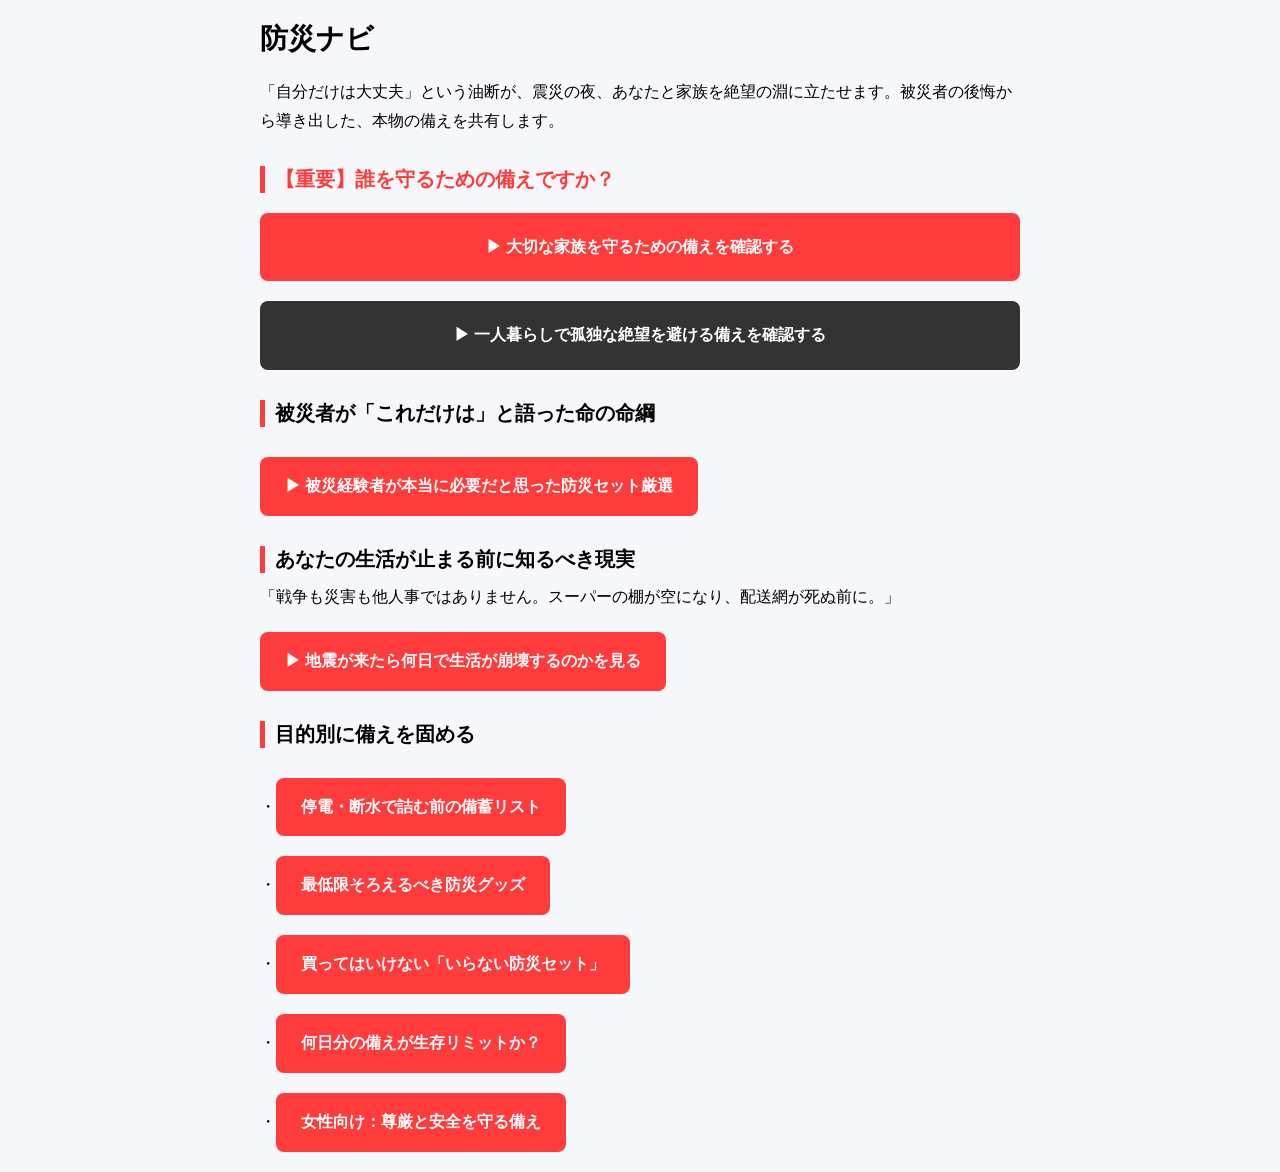
<file: index.html>
<!DOCTYPE html>
<html lang="ja">
<head>
  <meta charset="UTF-8">
  <title>防災ナビ｜家族と自分を「絶望」から救うための出口</title>
  <link rel="stylesheet" href="reset.css">
  <link rel="stylesheet" href="style.css">
</head>
<body>
<main>
  <section>

    <h1>防災ナビ</h1>
    <p>「自分だけは大丈夫」という油断が、震災の夜、あなたと家族を絶望の淵に立たせます。被災者の後悔から導き出した、本物の備えを共有します。</p>

    <!-- 最優先の二択（ターゲットを逃さない） -->
    <h2 style="color: #ff3b3b; border-left: 5px solid #ff3b3b; padding-left: 10px;">【重要】誰を守るための備えですか？</h2>
    <p>
      <a href="family.html" class="btn-red" style="display: block; background: #ff3b3b; color: white; padding: 20px; text-align: center; text-decoration: none; border-radius: 8px; font-weight: bold; margin-bottom: 10px;">
        ▶ 大切な家族を守るための備えを確認する
      </a>
    </p>
    <p>
      <a href="single.html" class="btn-red" style="display: block; background: #333; color: white; padding: 20px; text-align: center; text-decoration: none; border-radius: 8px; font-weight: bold;">
        ▶ 一人暮らしで孤独な絶望を避ける備えを確認する
      </a>
    </p>

    <h2>被災者が「これだけは」と語った命の命綱</h2>
    <p>
      <a href="article.html">▶ 被災経験者が本当に必要だと思った防災セット厳選</a>
    </p>

    <h2>あなたの生活が止まる前に知るべき現実</h2>
    <p>「戦争も災害も他人事ではありません。スーパーの棚が空になり、配送網が死ぬ前に。」</p>
    <p>
      <a href="danger.html">▶ 地震が来たら何日で生活が崩壊するのかを見る</a>
    </p>

    <h2>目的別に備えを固める</h2>
    <p>・<a href="prep.html">停電・断水で詰む前の備蓄リスト</a></p>
    <p>・<a href="goods.html">最低限そろえるべき防災グッズ</a></p>
    <p>・<a href="remove.html">買ってはいけない「いらない防災セット」</a></p>
    <p>・<a href="days.html">何日分の備えが生存リミットか？</a></p>
    <p>・<a href="woman.html">女性向け：尊厳と安全を守る備え</a></p>

  </section>
</main>
</body>
</html>
</file>
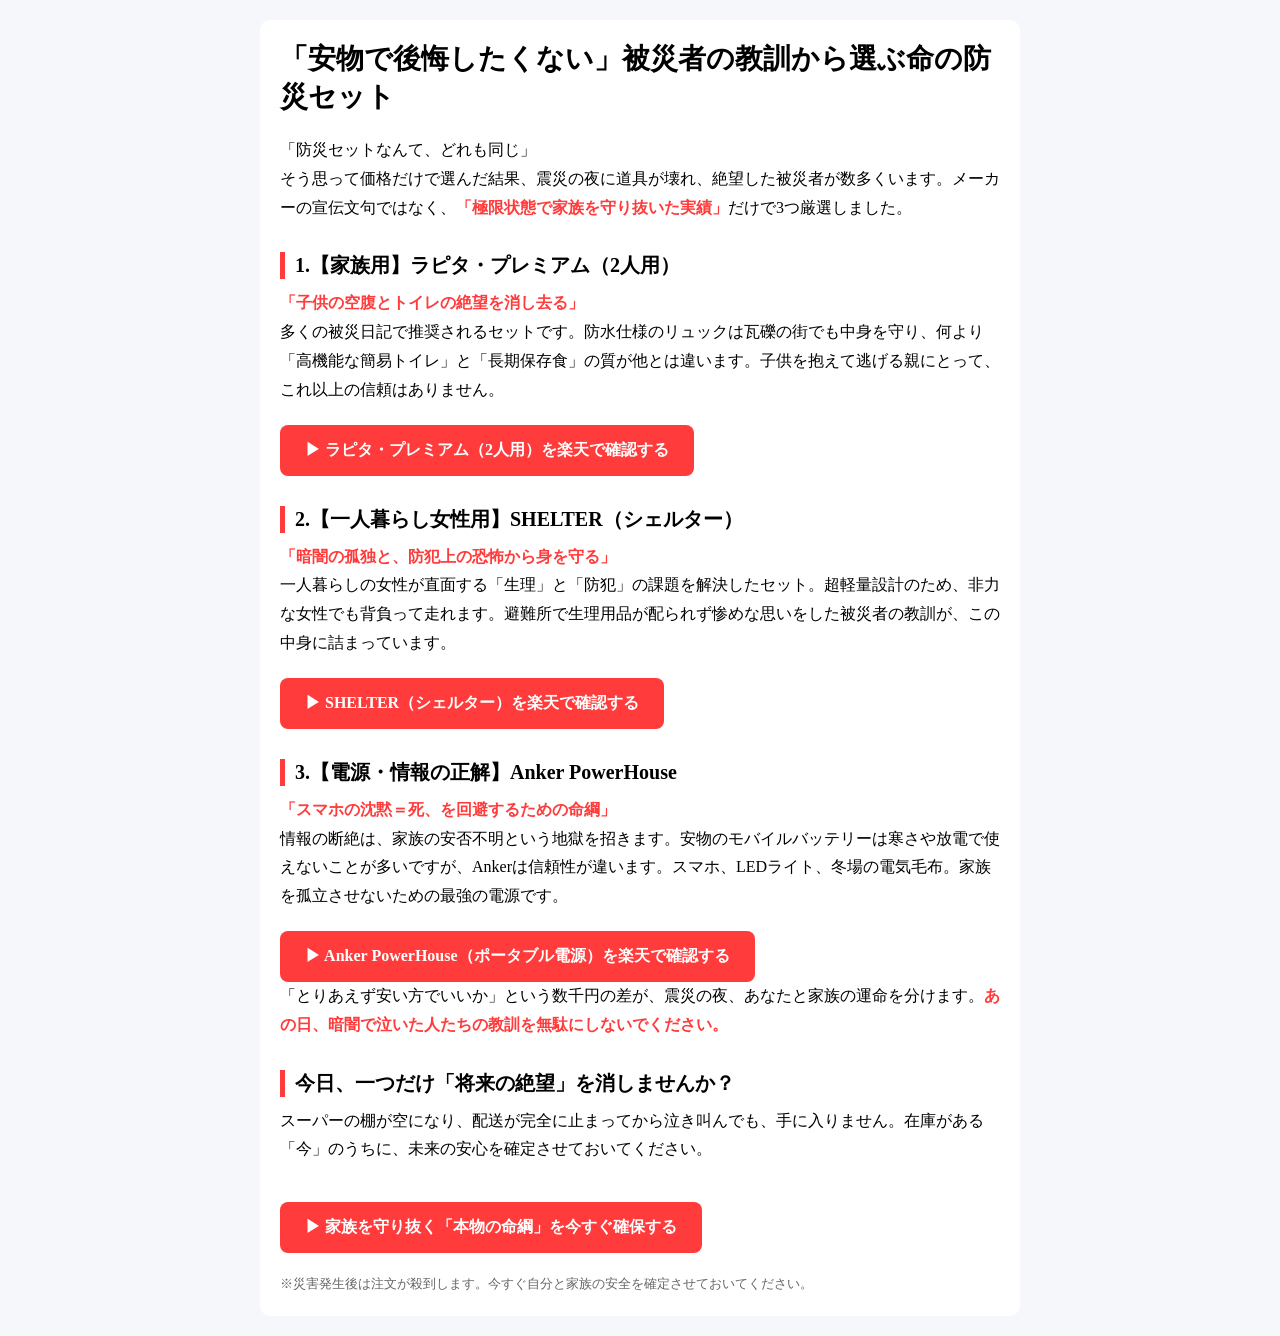
<file: article.html>
<!DOCTYPE html>
<html lang="ja">
<head>
  <meta charset="UTF-8">
  <title>被災者が「これだけは」と涙ながらに語った防災セット厳選</title>
  <link rel="stylesheet" href="reset.css">
  <link rel="stylesheet" href="article.css">
</head>
<body>
<main>
  <article>

    <h1>「安物で後悔したくない」被災者の教訓から選ぶ命の防災セット</h1>

    <p>「防災セットなんて、どれも同じ」<br>
    そう思って価格だけで選んだ結果、震災の夜に道具が壊れ、絶望した被災者が数多くいます。メーカーの宣伝文句ではなく、<strong>「極限状態で家族を守り抜いた実績」</strong>だけで3つ厳選しました。</p>

    <h2>1.【家族用】ラピタ・プレミアム（2人用）</h2>
    <p><strong>「子供の空腹とトイレの絶望を消し去る」</strong><br>
    多くの被災日記で推奨されるセットです。防水仕様のリュックは瓦礫の街でも中身を守り、何より「高機能な簡易トイレ」と「長期保存食」の質が他とは違います。子供を抱えて逃げる親にとって、これ以上の信頼はありません。</p>
    <a href="楽天リンク">▶ ラピタ・プレミアム（2人用）を楽天で確認する</a>

    <h2>2.【一人暮らし女性用】SHELTER（シェルター）</h2>
    <p><strong>「暗闇の孤独と、防犯上の恐怖から身を守る」</strong><br>
    一人暮らしの女性が直面する「生理」と「防犯」の課題を解決したセット。超軽量設計のため、非力な女性でも背負って走れます。避難所で生理用品が配られず惨めな思いをした被災者の教訓が、この中身に詰まっています。</p>
    <a href="楽天リンク">▶ SHELTER（シェルター）を楽天で確認する</a>

    <h2>3.【電源・情報の正解】Anker PowerHouse</h2>
    <p><strong>「スマホの沈黙＝死、を回避するための命綱」</strong><br>
    情報の断絶は、家族の安否不明という地獄を招きます。安物のモバイルバッテリーは寒さや放電で使えないことが多いですが、Ankerは信頼性が違います。スマホ、LEDライト、冬場の電気毛布。家族を孤立させないための最強の電源です。</p>
    <a href="楽天リンク">▶ Anker PowerHouse（ポータブル電源）を楽天で確認する</a>

    <br>
    <p>「とりあえず安い方でいいか」という数千円の差が、震災の夜、あなたと家族の運命を分けます。<strong>あの日、暗闇で泣いた人たちの教訓を無駄にしないでください。</strong></p>

    <h2>今日、一つだけ「将来の絶望」を消しませんか？</h2>
    
    <p>スーパーの棚が空になり、配送が完全に止まってから泣き叫んでも、手に入りません。在庫がある「今」のうちに、未来の安心を確定させておいてください。</p>
    
    <br>
    <a href="楽天リンク">▶ 家族を守り抜く「本物の命綱」を今すぐ確保する</a>
    <br>

    <p style="font-size: 0.8em; color: #666; margin-top: 20px;">※災害発生後は注文が殺到します。今すぐ自分と家族の安全を確定させておいてください。</p>

  </article>
</main>
</body>
</html>
</file>
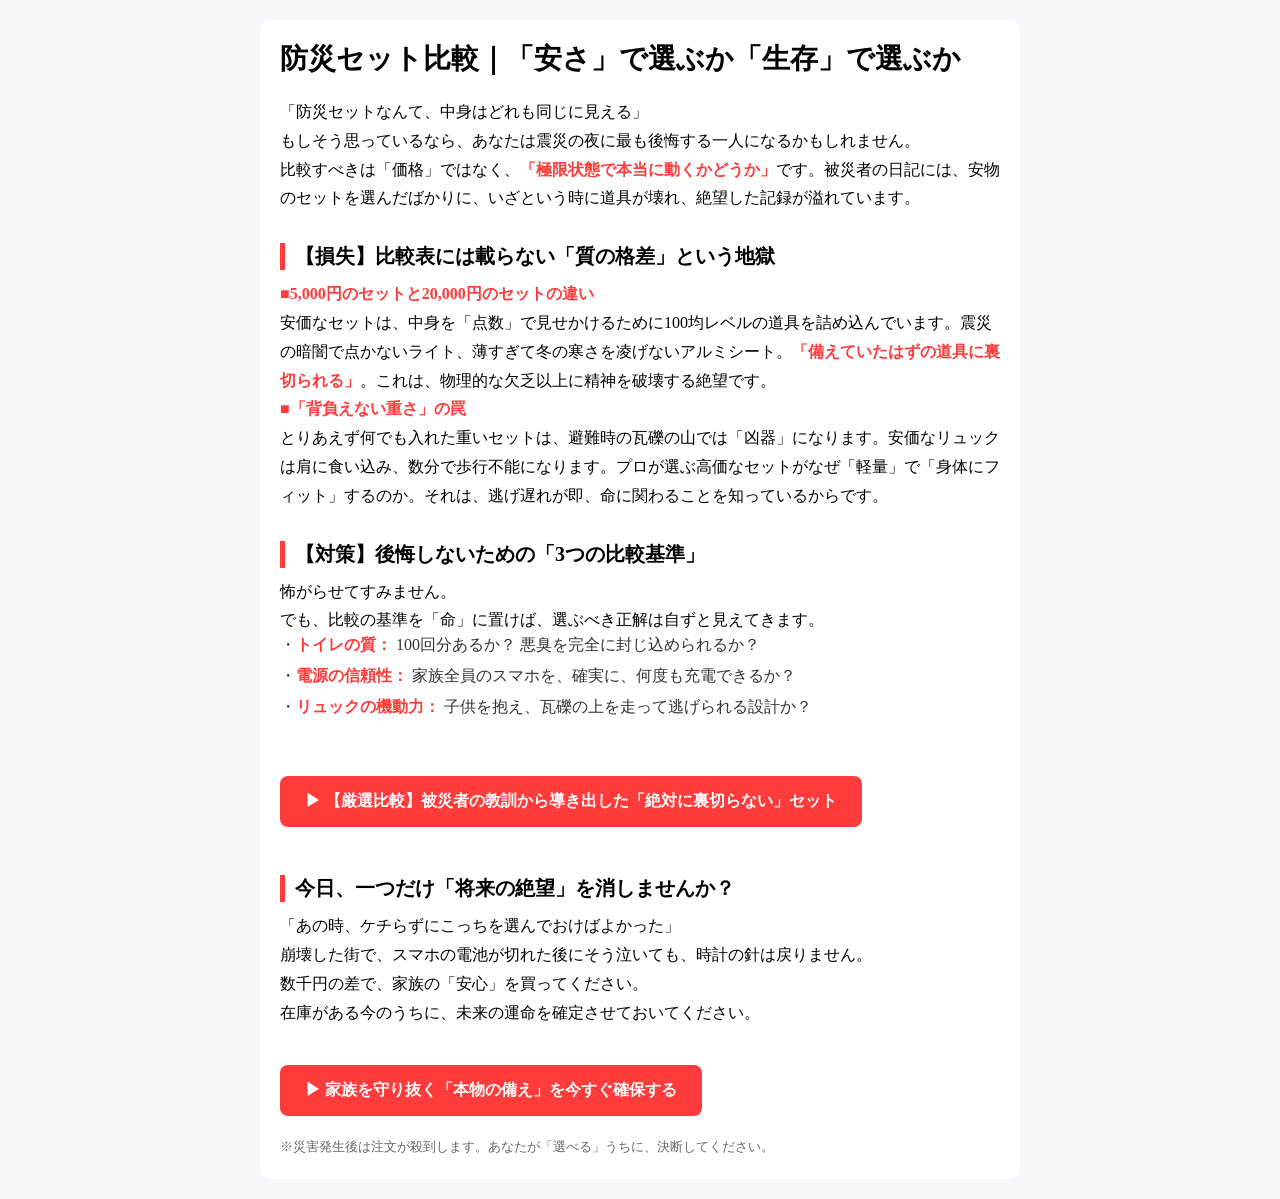
<file: compare.html>
<!DOCTYPE html>
<html lang="ja">
<head>
  <meta charset="UTF-8">
  <title>防災セット比較｜その数千円の差が「命の差」になる現実</title>
  <link rel="stylesheet" href="reset.css">
  <link rel="stylesheet" href="article.css">
</head>
<body>
  <main>
    <article>

      <h1>防災セット比較｜「安さ」で選ぶか「生存」で選ぶか</h1>

      <!-- STEP1：不安 -->
      <p>「防災セットなんて、中身はどれも同じに見える」<br>
      もしそう思っているなら、あなたは震災の夜に最も後悔する一人になるかもしれません。</p>
      
      <p>比較すべきは「価格」ではなく、<strong>「極限状態で本当に動くかどうか」</strong>です。被災者の日記には、安物のセットを選んだばかりに、いざという時に道具が壊れ、絶望した記録が溢れています。</p>

      <!-- STEP2：損失 -->
      <h2>【損失】比較表には載らない「質の格差」という地獄</h2>
      
      <p><strong>■5,000円のセットと20,000円のセットの違い</strong><br>
      安価なセットは、中身を「点数」で見せかけるために100均レベルの道具を詰め込んでいます。震災の暗闇で点かないライト、薄すぎて冬の寒さを凌げないアルミシート。<strong>「備えていたはずの道具に裏切られる」</strong>。これは、物理的な欠乏以上に精神を破壊する絶望です。</p>

      <p><strong>■「背負えない重さ」の罠</strong><br>
      とりあえず何でも入れた重いセットは、避難時の瓦礫の山では「凶器」になります。安価なリュックは肩に食い込み、数分で歩行不能になります。プロが選ぶ高価なセットがなぜ「軽量」で「身体にフィット」するのか。それは、逃げ遅れが即、命に関わることを知っているからです。</p>

      <!-- STEP3：対策（比較の正解） -->
      <h2>【対策】後悔しないための「3つの比較基準」</h2>
      
      <p>怖がらせてすみません。<br>
      でも、比較の基準を「命」に置けば、選ぶべき正解は自ずと見えてきます。</p>
      
      <ul>
        <li>・<strong>トイレの質：</strong> 100回分あるか？ 悪臭を完全に封じ込められるか？</li>
        <li>・<strong>電源の信頼性：</strong> 家族全員のスマホを、確実に、何度も充電できるか？</li>
        <li>・<strong>リュックの機動力：</strong> 子供を抱え、瓦礫の上を走って逃げられる設計か？</li>
      </ul>

      <br>
      <a href="article.html">▶ 【厳選比較】被災者の教訓から導き出した「絶対に裏切らない」セット</a>
      <br>
      <br>

      <!-- STEP4：安心 -->
      <h2>今日、一つだけ「将来の絶望」を消しませんか？</h2>
      
      <p>「あの時、ケチらずにこっちを選んでおけばよかった」<br>
      崩壊した街で、スマホの電池が切れた後にそう泣いても、時計の針は戻りません。</p>

      <p>数千円の差で、家族の「安心」を買ってください。<br>
      在庫がある今のうちに、未来の運命を確定させておいてください。</p>
      
      <br>
      <a href="article.html" class="btn-red">▶ 家族を守り抜く「本物の備え」を今すぐ確保する</a>
      <br>

      <p style="font-size: 0.8em; color: #666; margin-top: 20px;">※災害発生後は注文が殺到します。あなたが「選べる」うちに、決断してください。</p>

    </article>
  </main>
</body>
</html>
</file>
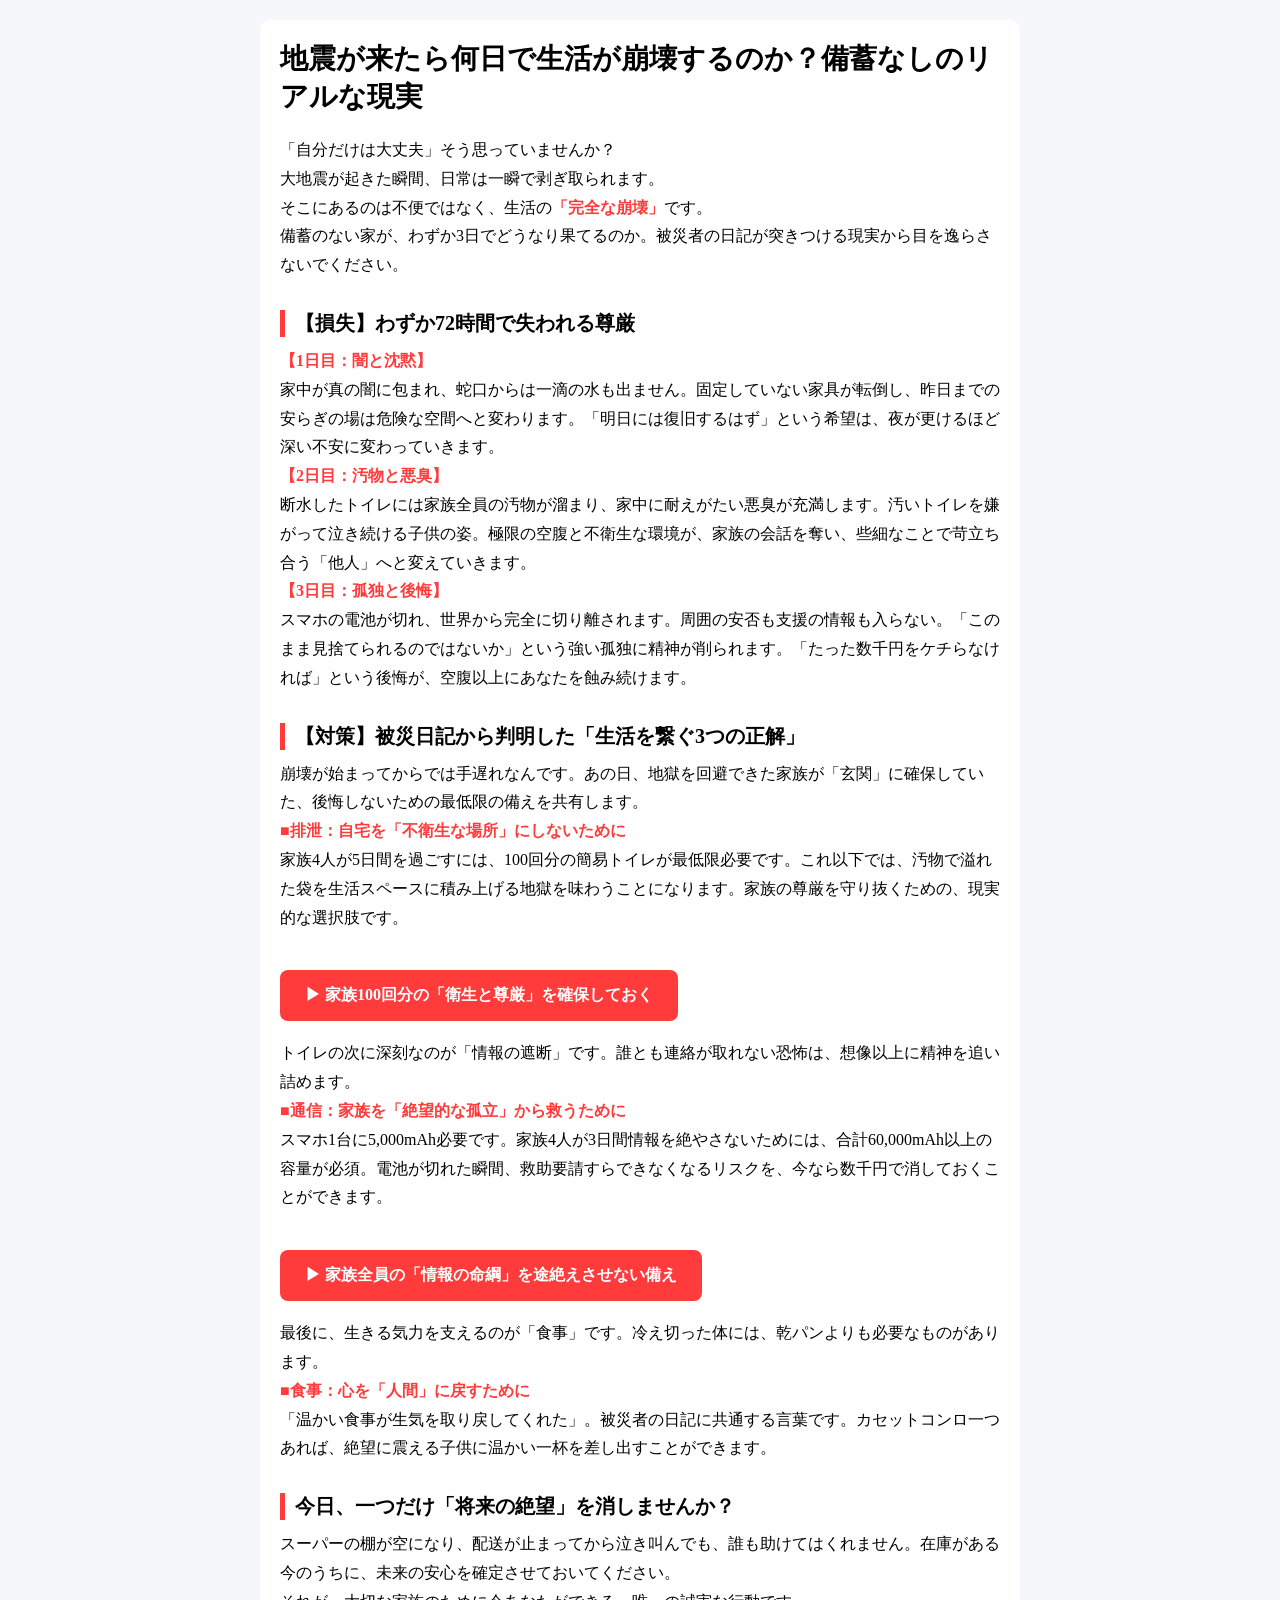
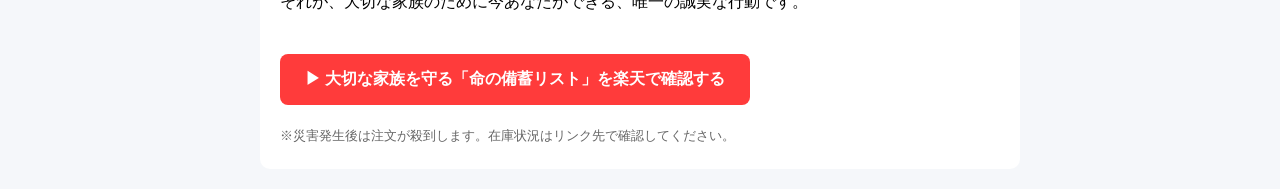
<file: danger.html>
<!DOCTYPE html>
<html lang="ja">
<head>
  <meta charset="UTF-8">
  <title>地震が来たら何日で生活が崩壊するのか</title>
  <link rel="stylesheet" href="reset.css">
  <link rel="stylesheet" href="article.css">
</head>
<body>
 <main>
  <article>
    <h1>地震が来たら何日で生活が崩壊するのか？備蓄なしのリアルな現実</h1>

    <p>「自分だけは大丈夫」そう思っていませんか？<br>
    大地震が起きた瞬間、日常は一瞬で剥ぎ取られます。<br>
    そこにあるのは不便ではなく、生活の<strong>「完全な崩壊」</strong>です。<br>
    備蓄のない家が、わずか3日でどうなり果てるのか。被災者の日記が突きつける現実から目を逸らさないでください。</p>

    <h2>【損失】わずか72時間で失われる尊厳</h2>
    
    <p><strong>【1日目：闇と沈黙】</strong><br>
    家中が真の闇に包まれ、蛇口からは一滴の水も出ません。固定していない家具が転倒し、昨日までの安らぎの場は危険な空間へと変わります。「明日には復旧するはず」という希望は、夜が更けるほど深い不安に変わっていきます。</p>

    <p><strong>【2日目：汚物と悪臭】</strong><br>
    断水したトイレには家族全員の汚物が溜まり、家中に耐えがたい悪臭が充満します。汚いトイレを嫌がって泣き続ける子供の姿。極限の空腹と不衛生な環境が、家族の会話を奪い、些細なことで苛立ち合う「他人」へと変えていきます。</p>

    <p><strong>【3日目：孤独と後悔】</strong><br>
    スマホの電池が切れ、世界から完全に切り離されます。周囲の安否も支援の情報も入らない。「このまま見捨てられるのではないか」という強い孤独に精神が削られます。「たった数千円をケチらなければ」という後悔が、空腹以上にあなたを蝕み続けます。</p>

    <h2>【対策】被災日記から判明した「生活を繋ぐ3つの正解」</h2>
    
    <p>崩壊が始まってからでは手遅れなんです。あの日、地獄を回避できた家族が「玄関」に確保していた、後悔しないための最低限の備えを共有します。</p>

    <p><strong>■排泄：自宅を「不衛生な場所」にしないために</strong><br>
    家族4人が5日間を過ごすには、100回分の簡易トイレが最低限必要です。これ以下では、汚物で溢れた袋を生活スペースに積み上げる地獄を味わうことになります。家族の尊厳を守り抜くための、現実的な選択肢です。</p>
    
    <br>
    <a href="URL">▶ 家族100回分の「衛生と尊厳」を確保しておく</a>
    <br>
    <br>

    <p>トイレの次に深刻なのが「情報の遮断」です。誰とも連絡が取れない恐怖は、想像以上に精神を追い詰めます。</p>

    <p><strong>■通信：家族を「絶望的な孤立」から救うために</strong><br>
    スマホ1台に5,000mAh必要です。家族4人が3日間情報を絶やさないためには、合計60,000mAh以上の容量が必須。電池が切れた瞬間、救助要請すらできなくなるリスクを、今なら数千円で消しておくことができます。</p>
    
    <br>
    <a href="URL">▶ 家族全員の「情報の命綱」を途絶えさせない備え</a>
    <br>
    <br>

    <p>最後に、生きる気力を支えるのが「食事」です。冷え切った体には、乾パンよりも必要なものがあります。</p>

    <p><strong>■食事：心を「人間」に戻すために</strong><br>
    「温かい食事が生気を取り戻してくれた」。被災者の日記に共通する言葉です。カセットコンロ一つあれば、絶望に震える子供に温かい一杯を差し出すことができます。</p>

    <h2>今日、一つだけ「将来の絶望」を消しませんか？</h2>
    
    <p>スーパーの棚が空になり、配送が止まってから泣き叫んでも、誰も助けてはくれません。在庫がある今のうちに、未来の安心を確定させておいてください。</p>

    <p>それが、大切な家族のために今あなたができる、唯一の誠実な行動です。</p>
    
    <br>
    <a href="URL">▶ 大切な家族を守る「命の備蓄リスト」を楽天で確認する</a>
    <br>

    <p style="font-size: 0.8em; color: #666; margin-top: 20px;">※災害発生後は注文が殺到します。在庫状況はリンク先で確認してください。</p>

  </article>
</main>

</body>
</html>
</file>
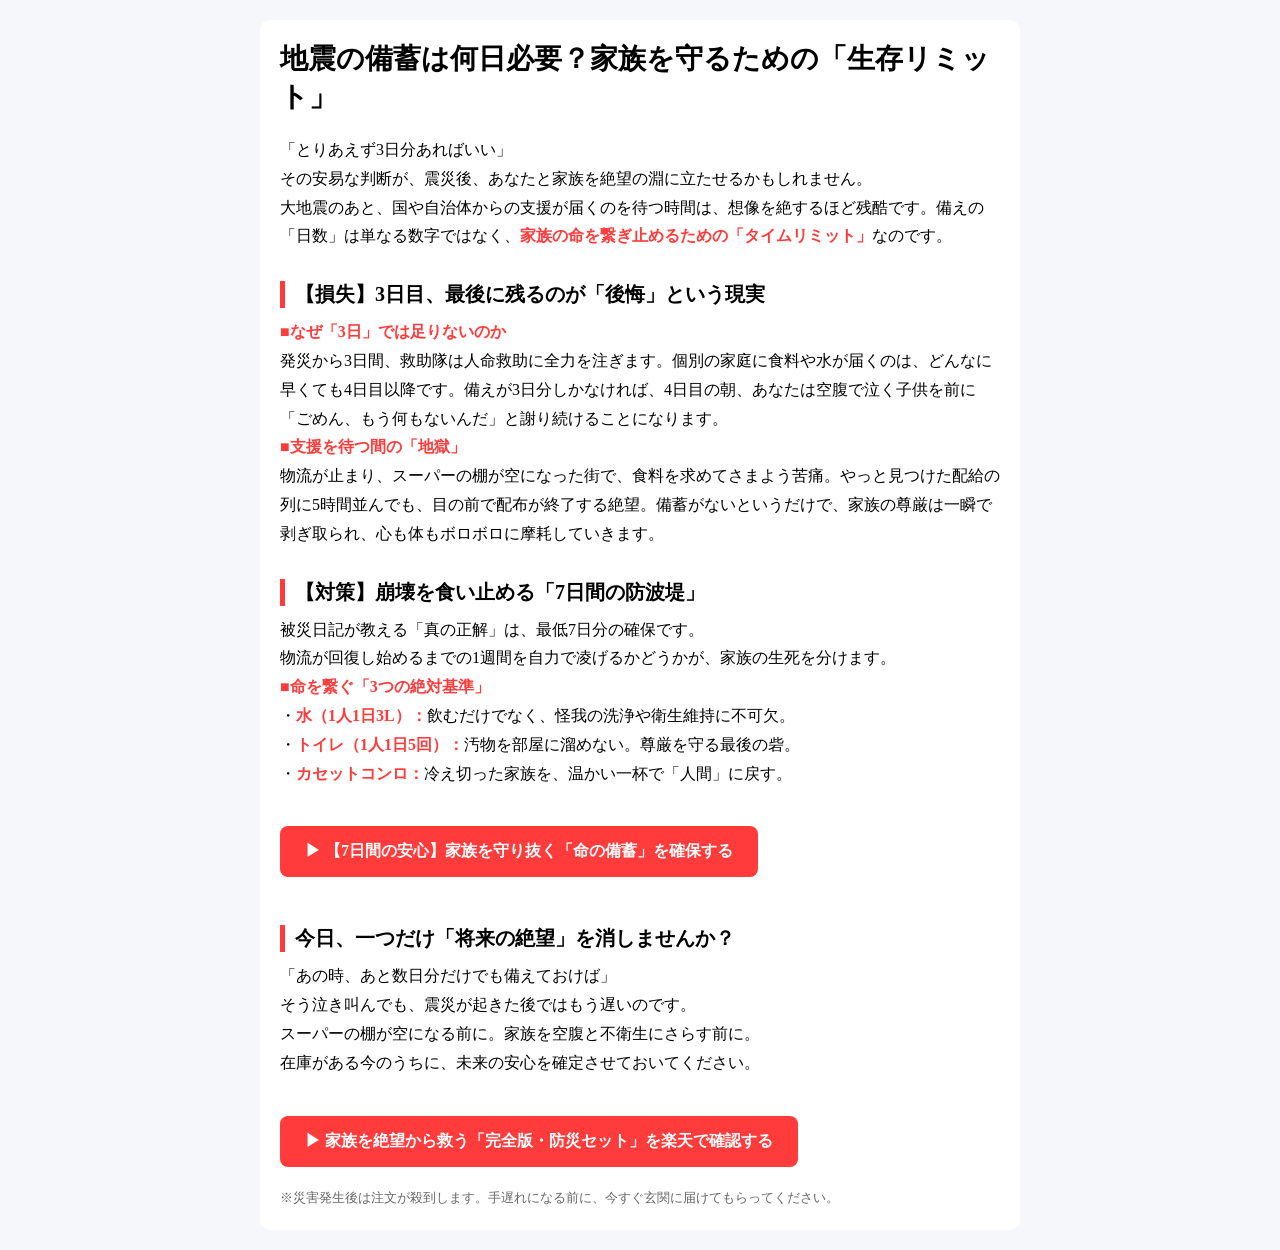
<file: days.html>
<!DOCTYPE html>
<html lang="ja">
<head>
  <meta charset="UTF-8">
  <title>地震の備蓄は何日必要？最低限の基準を解説</title>
  <link rel="stylesheet" href="reset.css">
  <link rel="stylesheet" href="article.css">
</head>
<body>
  <main>
    <article>

      <h1>地震の備蓄は何日必要？家族を守るための「生存リミット」</h1>

      <!-- STEP1：不安 -->
      <p>「とりあえず3日分あればいい」<br>
      その安易な判断が、震災後、あなたと家族を絶望の淵に立たせるかもしれません。</p>
      
      <p>大地震のあと、国や自治体からの支援が届くのを待つ時間は、想像を絶するほど残酷です。備えの「日数」は単なる数字ではなく、<strong>家族の命を繋ぎ止めるための「タイムリミット」</strong>なのです。</p>

      <!-- STEP2：損失 -->
      <h2>【損失】3日目、最後に残るのが「後悔」という現実</h2>
      
      <p><strong>■なぜ「3日」では足りないのか</strong><br>
      発災から3日間、救助隊は人命救助に全力を注ぎます。個別の家庭に食料や水が届くのは、どんなに早くても4日目以降です。備えが3日分しかなければ、4日目の朝、あなたは空腹で泣く子供を前に「ごめん、もう何もないんだ」と謝り続けることになります。</p>

      <p><strong>■支援を待つ間の「地獄」</strong><br>
      物流が止まり、スーパーの棚が空になった街で、食料を求めてさまよう苦痛。やっと見つけた配給の列に5時間並んでも、目の前で配布が終了する絶望。備蓄がないというだけで、家族の尊厳は一瞬で剥ぎ取られ、心も体もボロボロに摩耗していきます。</p>

      <!-- STEP3：対策（ロジック） -->
      <h2>【対策】崩壊を食い止める「7日間の防波堤」</h2>
      
      <p>被災日記が教える「真の正解」は、最低7日分の確保です。<br>
      物流が回復し始めるまでの1週間を自力で凌げるかどうかが、家族の生死を分けます。</p>
      
      <p><strong>■命を繋ぐ「3つの絶対基準」</strong><br>
      ・<strong>水（1人1日3L）：</strong>飲むだけでなく、怪我の洗浄や衛生維持に不可欠。<br>
      ・<strong>トイレ（1人1日5回）：</strong>汚物を部屋に溜めない。尊厳を守る最後の砦。<br>
      ・<strong>カセットコンロ：</strong>冷え切った家族を、温かい一杯で「人間」に戻す。</p>

      <br>
      <a href="URL">▶ 【7日間の安心】家族を守り抜く「命の備蓄」を確保する</a>
      <br>
      <br>

      <!-- STEP4：安心 -->
      <h2>今日、一つだけ「将来の絶望」を消しませんか？</h2>
      
      <p>「あの時、あと数日分だけでも備えておけば」<br>
      そう泣き叫んでも、震災が起きた後ではもう遅いのです。</p>

      <p>スーパーの棚が空になる前に。家族を空腹と不衛生にさらす前に。<br>
      在庫がある今のうちに、未来の安心を確定させておいてください。</p>
      
      <br>
      <a href="URL">▶ 家族を絶望から救う「完全版・防災セット」を楽天で確認する</a>
      <br>

      <p style="font-size: 0.8em; color: #666; margin-top: 20px;">※災害発生後は注文が殺到します。手遅れになる前に、今すぐ玄関に届けてもらってください。</p>

    </article>
  </main>
</body>
</html>
</file>
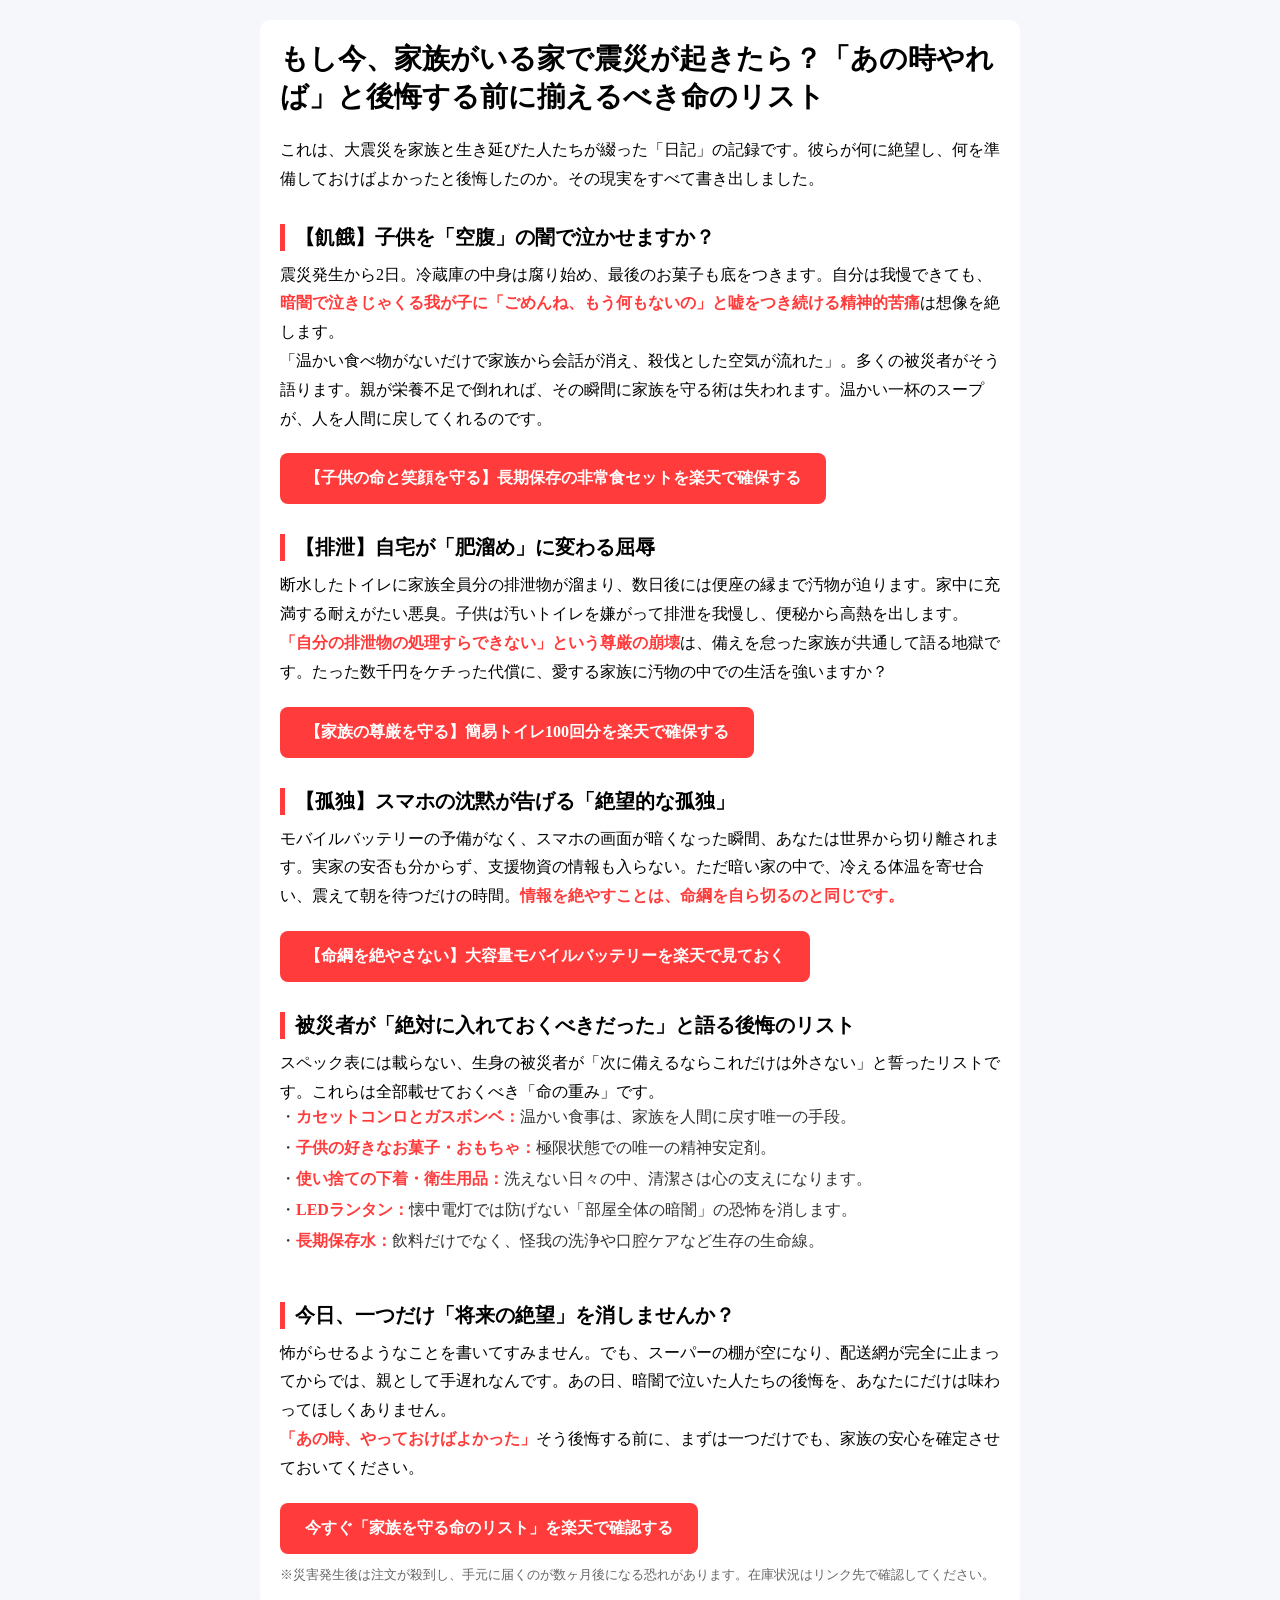
<file: family.html>
<!DOCTYPE html>
<html lang="ja">
<head>
  <meta charset="UTF-8">
  <title>停電・断水で後悔する前に｜家族を守る最低限の備蓄リスト</title>
  <link rel="stylesheet" href="reset.css">
  <link rel="stylesheet" href="article.css">
</head>
<body>
  <main>
    <article>
      <h1>もし今、家族がいる家で震災が起きたら？「あの時やれば」と後悔する前に揃えるべき命のリスト</h1>

      <p>これは、大震災を家族と生き延びた人たちが綴った「日記」の記録です。彼らが何に絶望し、何を準備しておけばよかったと後悔したのか。その現実をすべて書き出しました。</p>

      <h2>【飢餓】子供を「空腹」の闇で泣かせますか？</h2>
      <p>震災発生から2日。冷蔵庫の中身は腐り始め、最後のお菓子も底をつきます。自分は我慢できても、<strong>暗闇で泣きじゃくる我が子に「ごめんね、もう何もないの」と嘘をつき続ける精神的苦痛</strong>は想像を絶します。</p>
      <p>「温かい食べ物がないだけで家族から会話が消え、殺伐とした空気が流れた」。多くの被災者がそう語ります。親が栄養不足で倒れれば、その瞬間に家族を守る術は失われます。温かい一杯のスープが、人を人間に戻してくれるのです。</p>
      <a href="https://rpx.a8.net/svt/ejp?a8mat=4B1KXR+6UHH82+2HOM+6C1VM&rakuten=y&a8ejpredirect=http%3A%2F%2Fhb.afl.rakuten.co.jp%2Fhgc%2F0ea62065.34400275.0ea62066.204f04c0%2Fa26041402083_4B1KXR_6UHH82_2HOM_6C1VM%3Fpc%3Dhttp%253A%252F%252Fwww.rakuten.co.jp%252F%26m%3Dhttp%253A%252F%252Fm.rakuten.co.jp%252F">【子供の命と笑顔を守る】長期保存の非常食セットを楽天で確保する</a>

      <h2>【排泄】自宅が「肥溜め」に変わる屈辱</h2>
      <p>断水したトイレに家族全員分の排泄物が溜まり、数日後には便座の縁まで汚物が迫ります。家中に充満する耐えがたい悪臭。子供は汚いトイレを嫌がって排泄を我慢し、便秘から高熱を出します。</p>
      <p><strong>「自分の排泄物の処理すらできない」という尊厳の崩壊</strong>は、備えを怠った家族が共通して語る地獄です。たった数千円をケチった代償に、愛する家族に汚物の中での生活を強いますか？</p>
      <a href="https://rpx.a8.net/svt/ejp?a8mat=4B1KXR+6UHH82+2HOM+6C1VM&rakuten=y&a8ejpredirect=http%3A%2F%2Fhb.afl.rakuten.co.jp%2Fhgc%2F0ea62065.34400275.0ea62066.204f04c0%2Fa26041402083_4B1KXR_6UHH82_2HOM_6C1VM%3Fpc%3Dhttp%253A%252F%252Fwww.rakuten.co.jp%252F%26m%3Dhttp%253A%252F%252Fm.rakuten.co.jp%252F">【家族の尊厳を守る】簡易トイレ100回分を楽天で確保する</a>

      <h2>【孤独】スマホの沈黙が告げる「絶望的な孤独」</h2>
      <p>モバイルバッテリーの予備がなく、スマホの画面が暗くなった瞬間、あなたは世界から切り離されます。実家の安否も分からず、支援物資の情報も入らない。ただ暗い家の中で、冷える体温を寄せ合い、震えて朝を待つだけの時間。<strong>情報を絶やすことは、命綱を自ら切るのと同じです。</strong></p>
      <a href="https://rpx.a8.net/svt/ejp?a8mat=4B1KXR+6UHH82+2HOM+6C1VM&rakuten=y&a8ejpredirect=http%3A%2F%2Fhb.afl.rakuten.co.jp%2Fhgc%2F0ea62065.34400275.0ea62066.204f04c0%2Fa26041402083_4B1KXR_6UHH82_2HOM_6C1VM%3Fpc%3Dhttp%253A%252F%252Fwww.rakuten.co.jp%252F%26m%3Dhttp%253A%252F%252Fm.rakuten.co.jp%252F">【命綱を絶やさない】大容量モバイルバッテリーを楽天で見ておく</a>

      <h2>被災者が「絶対に入れておくべきだった」と語る後悔のリスト</h2>
      <p>スペック表には載らない、生身の被災者が「次に備えるならこれだけは外さない」と誓ったリストです。これらは全部載せておくべき「命の重み」です。</p>
      <ul>
        <li>・<strong>カセットコンロとガスボンベ：</strong>温かい食事は、家族を人間に戻す唯一の手段。</li>
        <li>・<strong>子供の好きなお菓子・おもちゃ：</strong>極限状態での唯一の精神安定剤。</li>
        <li>・<strong>使い捨ての下着・衛生用品：</strong>洗えない日々の中、清潔さは心の支えになります。</li>
        <li>・<strong>LEDランタン：</strong>懐中電灯では防げない「部屋全体の暗闇」の恐怖を消します。</li>
        <li>・<strong>長期保存水：</strong>飲料だけでなく、怪我の洗浄や口腔ケアなど生存の生命線。</li>
      </ul>

      <h2>今日、一つだけ「将来の絶望」を消しませんか？</h2>
      <p>怖がらせるようなことを書いてすみません。でも、スーパーの棚が空になり、配送網が完全に止まってからでは、親として手遅れなんです。あの日、暗闇で泣いた人たちの後悔を、あなたにだけは味わってほしくありません。</p>
      <p><strong>「あの時、やっておけばよかった」</strong>そう後悔する前に、まずは一つだけでも、家族の安心を確定させておいてください。</p>
      <a href="https://rpx.a8.net/svt/ejp?a8mat=4B1KXR+6UHH82+2HOM+6C1VM&rakuten=y&a8ejpredirect=http%3A%2F%2Fhb.afl.rakuten.co.jp%2Fhgc%2F0ea62065.34400275.0ea62066.204f04c0%2Fa26041402083_4B1KXR_6UHH82_2HOM_6C1VM%3Fpc%3Dhttp%253A%252F%252Fwww.rakuten.co.jp%252F%26m%3Dhttp%253A%252F%252Fm.rakuten.co.jp%252F">今すぐ「家族を守る命のリスト」を楽天で確認する</a>
      <p style="font-size: 0.8em; color: #666; margin-top: 10px;">※災害発生後は注文が殺到し、手元に届くのが数ヶ月後になる恐れがあります。在庫状況はリンク先で確認してください。</p>
    </article>
  </main>
</body>
</html>
</file>
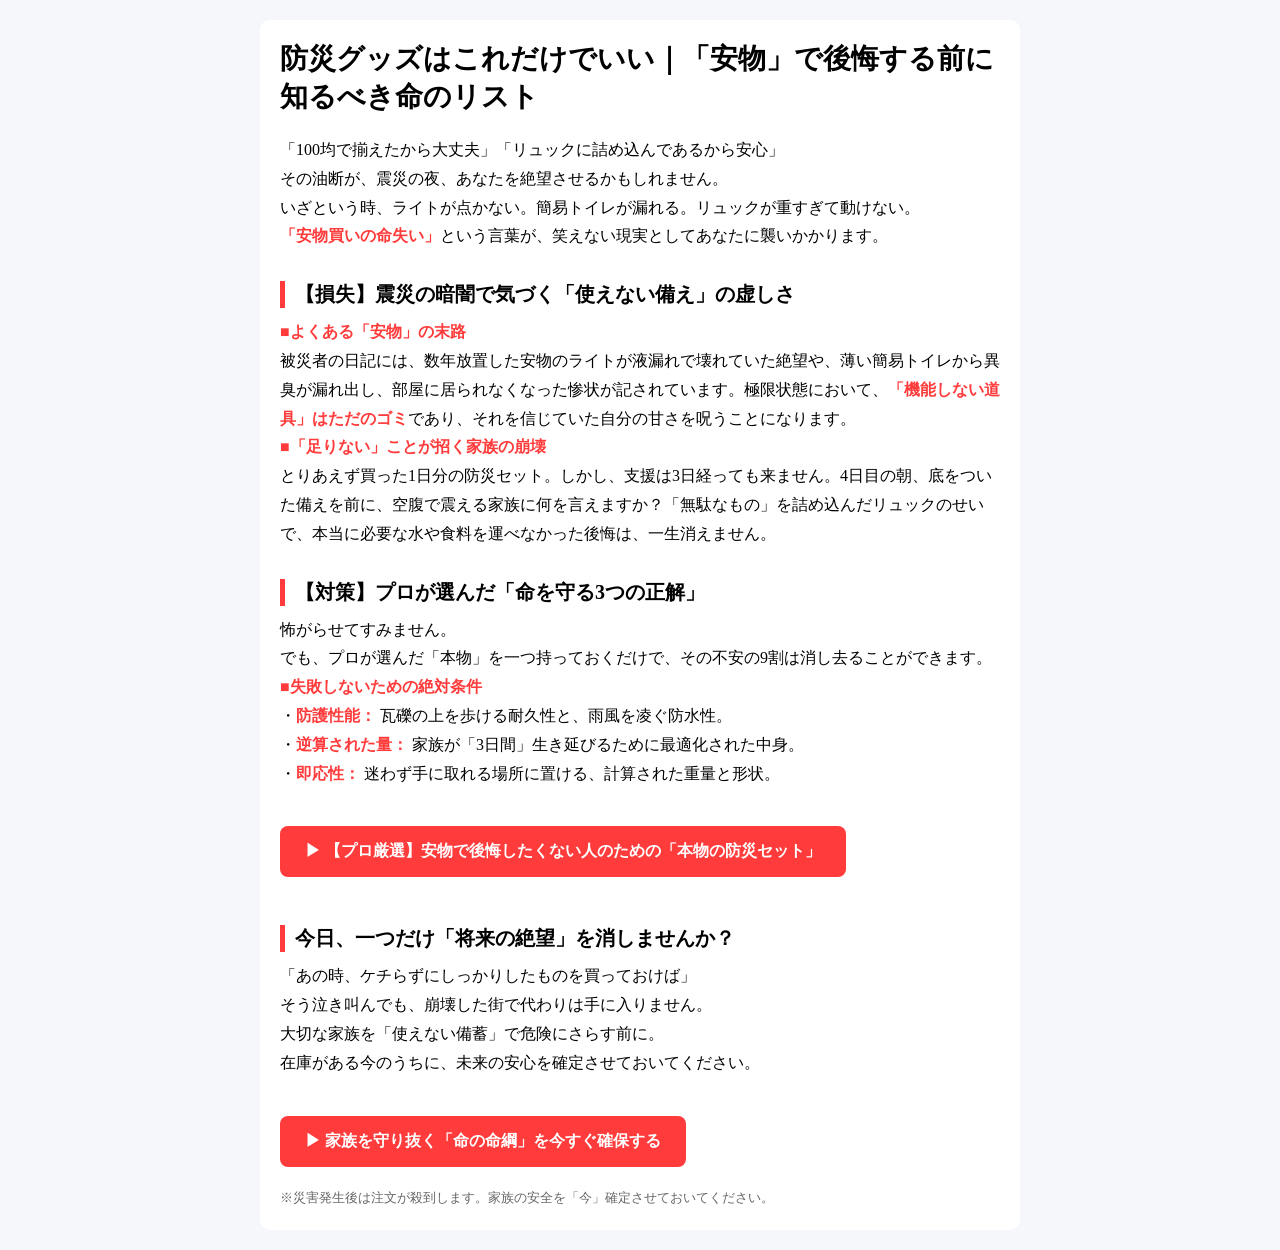
<file: goods.html>
<!DOCTYPE html>
<html lang="ja">
<head>
  <meta charset="UTF-8">
  <title>防災グッズはこれだけでいい｜最低限そろえるべきリスト</title>
  <link rel="stylesheet" href="reset.css">
  <link rel="stylesheet" href="article.css">
</head>
<body>
  <main>
    <article>

      <h1>防災グッズはこれだけでいい｜「安物」で後悔する前に知るべき命のリスト</h1>

      <!-- STEP1：不安 -->
      <p>「100均で揃えたから大丈夫」「リュックに詰め込んであるから安心」<br>
      その油断が、震災の夜、あなたを絶望させるかもしれません。</p>
      
      <p>いざという時、ライトが点かない。簡易トイレが漏れる。リュックが重すぎて動けない。<br>
      <strong>「安物買いの命失い」</strong>という言葉が、笑えない現実としてあなたに襲いかかります。</p>

      <!-- STEP2：損失 -->
      <h2>【損失】震災の暗闇で気づく「使えない備え」の虚しさ</h2>
      
      <p><strong>■よくある「安物」の末路</strong><br>
      被災者の日記には、数年放置した安物のライトが液漏れで壊れていた絶望や、薄い簡易トイレから異臭が漏れ出し、部屋に居られなくなった惨状が記されています。極限状態において、<strong>「機能しない道具」はただのゴミ</strong>であり、それを信じていた自分の甘さを呪うことになります。</p>

      <p><strong>■「足りない」ことが招く家族の崩壊</strong><br>
      とりあえず買った1日分の防災セット。しかし、支援は3日経っても来ません。4日目の朝、底をついた備えを前に、空腹で震える家族に何を言えますか？「無駄なもの」を詰め込んだリュックのせいで、本当に必要な水や食料を運べなかった後悔は、一生消えません。</p>

      <!-- STEP3：対策 -->
      <h2>【対策】プロが選んだ「命を守る3つの正解」</h2>
      
      <p>怖がらせてすみません。<br>
      でも、プロが選んだ「本物」を一つ持っておくだけで、その不安の9割は消し去ることができます。</p>
      
      <p><strong>■失敗しないための絶対条件</strong><br>
      ・<strong>防護性能：</strong> 瓦礫の上を歩ける耐久性と、雨風を凌ぐ防水性。<br>
      ・<strong>逆算された量：</strong> 家族が「3日間」生き延びるために最適化された中身。<br>
      ・<strong>即応性：</strong> 迷わず手に取れる場所に置ける、計算された重量と形状。</p>

      <br>
      <a href="URL">▶ 【プロ厳選】安物で後悔したくない人のための「本物の防災セット」</a>
      <br>
      <br>

      <!-- STEP4：安心 -->
      <h2>今日、一つだけ「将来の絶望」を消しませんか？</h2>
      
      <p>「あの時、ケチらずにしっかりしたものを買っておけば」<br>
      そう泣き叫んでも、崩壊した街で代わりは手に入りません。</p>

      <p>大切な家族を「使えない備蓄」で危険にさらす前に。<br>
      在庫がある今のうちに、未来の安心を確定させておいてください。</p>
      
      <br>
      <a href="URL">▶ 家族を守り抜く「命の命綱」を今すぐ確保する</a>
      <br>

      <p style="font-size: 0.8em; color: #666; margin-top: 20px;">※災害発生後は注文が殺到します。家族の安全を「今」確定させておいてください。</p>

    </article>
  </main>
</body>
</html>
</file>
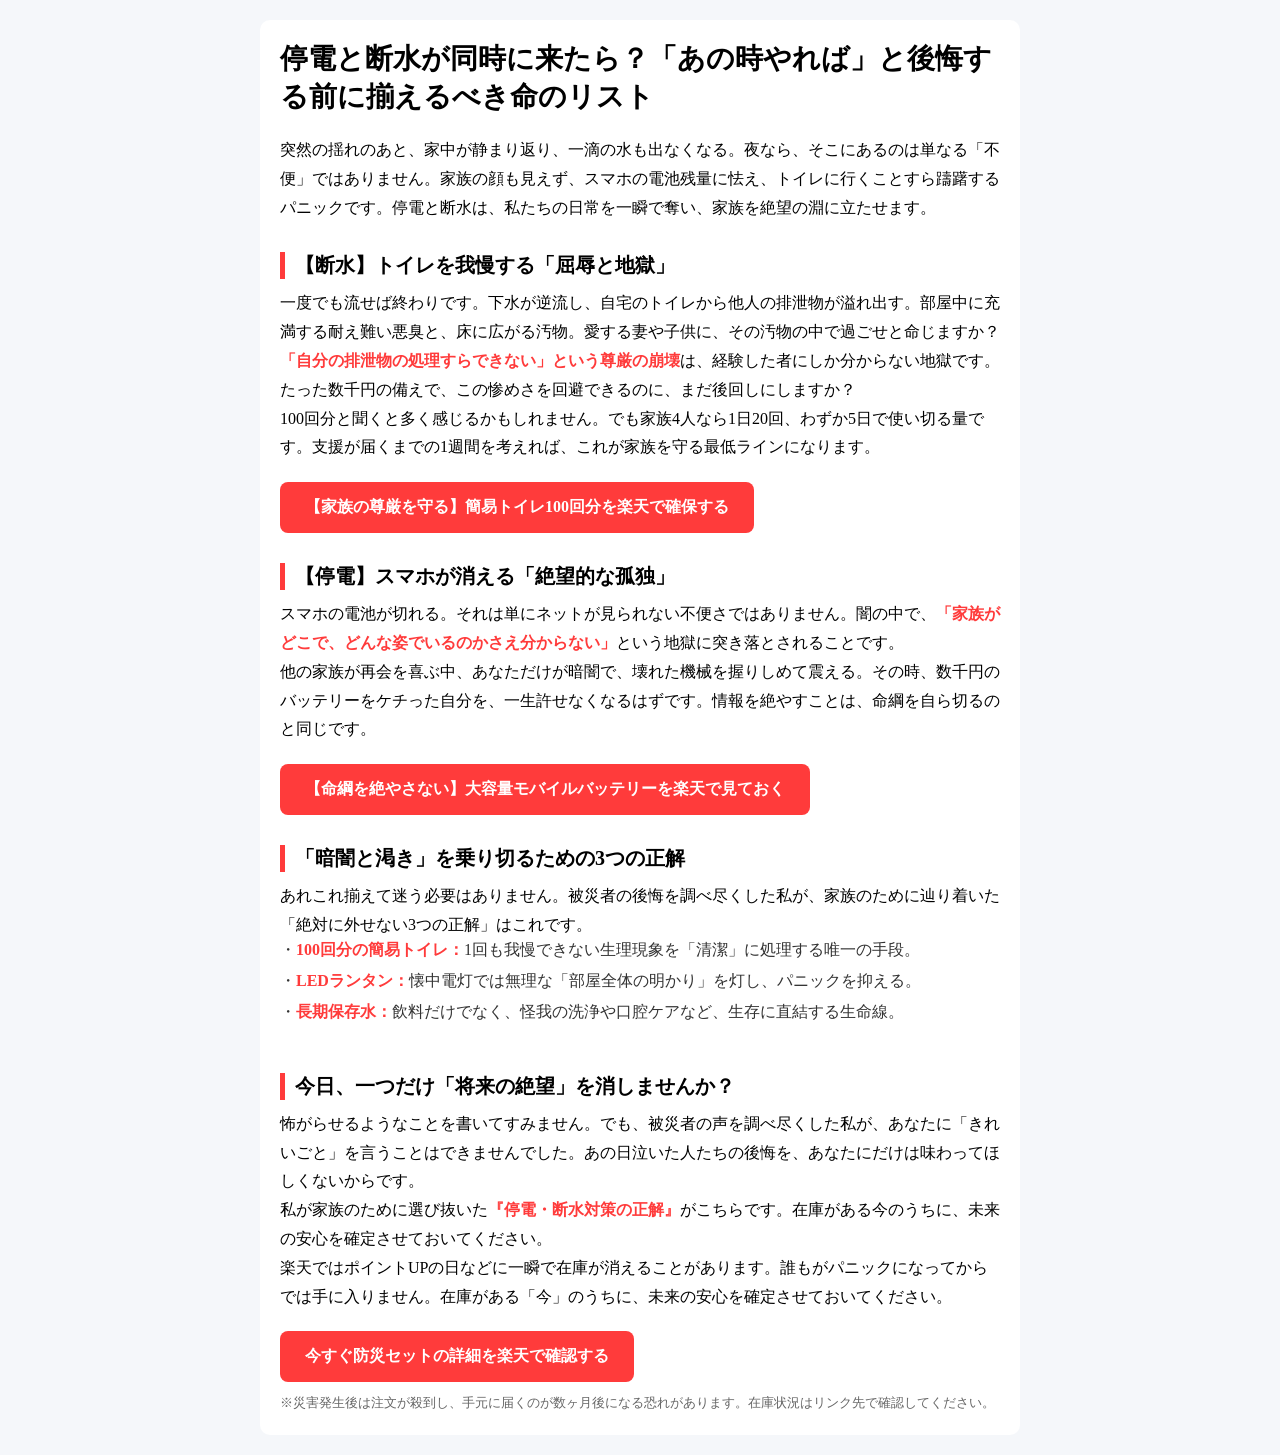
<file: prep.html>
<!DOCTYPE html>
<html lang="ja">
<head>
  <meta charset="UTF-8">
  <title>停電・断水で後悔する前に｜家族を守る最低限の備蓄リスト</title>
  <link rel="stylesheet" href="reset.css">
  <link rel="stylesheet" href="article.css">
</head>
<body>
  <main>
    <article>
      <h1>停電と断水が同時に来たら？「あの時やれば」と後悔する前に揃えるべき命のリスト</h1>

      <p>突然の揺れのあと、家中が静まり返り、一滴の水も出なくなる。夜なら、そこにあるのは単なる「不便」ではありません。家族の顔も見えず、スマホの電池残量に怯え、トイレに行くことすら躊躇するパニックです。停電と断水は、私たちの日常を一瞬で奪い、家族を絶望の淵に立たせます。</p>

      <h2>【断水】トイレを我慢する「屈辱と地獄」</h2>
      <p>一度でも流せば終わりです。下水が逆流し、自宅のトイレから他人の排泄物が溢れ出す。部屋中に充満する耐え難い悪臭と、床に広がる汚物。愛する妻や子供に、その汚物の中で過ごせと命じますか？</p>
      <p><strong>「自分の排泄物の処理すらできない」という尊厳の崩壊</strong>は、経験した者にしか分からない地獄です。たった数千円の備えで、この惨めさを回避できるのに、まだ後回しにしますか？</p>
      <p>100回分と聞くと多く感じるかもしれません。でも家族4人なら1日20回、わずか5日で使い切る量です。支援が届くまでの1週間を考えれば、これが家族を守る最低ラインになります。</p>
      <a href="https://rpx.a8.net/svt/ejp?a8mat=4B1KXR+6UHH82+2HOM+6C1VM&rakuten=y&a8ejpredirect=http%3A%2F%2Fhb.afl.rakuten.co.jp%2Fhgc%2F0ea62065.34400275.0ea62066.204f04c0%2Fa26041402083_4B1KXR_6UHH82_2HOM_6C1VM%3Fpc%3Dhttp%253A%252F%252Fwww.rakuten.co.jp%252F%26m%3Dhttp%253A%252F%252Fm.rakuten.co.jp%252F">【家族の尊厳を守る】簡易トイレ100回分を楽天で確保する</a>

      <h2>【停電】スマホが消える「絶望的な孤独」</h2>
      <p>スマホの電池が切れる。それは単にネットが見られない不便さではありません。闇の中で、<strong>「家族がどこで、どんな姿でいるのかさえ分からない」</strong>という地獄に突き落とされることです。</p>
      <p>他の家族が再会を喜ぶ中、あなただけが暗闇で、壊れた機械を握りしめて震える。その時、数千円のバッテリーをケチった自分を、一生許せなくなるはずです。情報を絶やすことは、命綱を自ら切るのと同じです。</p>
      <a href="https://rpx.a8.net/svt/ejp?a8mat=4B1KXR+6UHH82+2HOM+6C1VM&rakuten=y&a8ejpredirect=http%3A%2F%2Fhb.afl.rakuten.co.jp%2Fhgc%2F0ea62065.34400275.0ea62066.204f04c0%2Fa26041402083_4B1KXR_6UHH82_2HOM_6C1VM%3Fpc%3Dhttp%253A%252F%252Fwww.rakuten.co.jp%252F%26m%3Dhttp%253A%252F%252Fm.rakuten.co.jp%252F">【命綱を絶やさない】大容量モバイルバッテリーを楽天で見ておく</a>

      <h2>「暗闇と渇き」を乗り切るための3つの正解</h2>
      <p>あれこれ揃えて迷う必要はありません。被災者の後悔を調べ尽くした私が、家族のために辿り着いた「絶対に外せない3つの正解」はこれです。</p>
      <ul>
        <li>・<strong>100回分の簡易トイレ：</strong>1回も我慢できない生理現象を「清潔」に処理する唯一の手段。</li>
        <li>・<strong>LEDランタン：</strong>懐中電灯では無理な「部屋全体の明かり」を灯し、パニックを抑える。</li>
        <li>・<strong>長期保存水：</strong>飲料だけでなく、怪我の洗浄や口腔ケアなど、生存に直結する生命線。</li>
      </ul>

      <h2>今日、一つだけ「将来の絶望」を消しませんか？</h2>
      <p>怖がらせるようなことを書いてすみません。でも、被災者の声を調べ尽くした私が、あなたに「きれいごと」を言うことはできませんでした。あの日泣いた人たちの後悔を、あなたにだけは味わってほしくないからです。</p>
      <p>私が家族のために選び抜いた<strong>『停電・断水対策の正解』</strong>がこちらです。在庫がある今のうちに、未来の安心を確定させておいてください。</p>
      <p>楽天ではポイントUPの日などに一瞬で在庫が消えることがあります。誰もがパニックになってからでは手に入りません。在庫がある「今」のうちに、未来の安心を確定させておいてください。</p>

      <a href="https://rpx.a8.net/svt/ejp?a8mat=4B1KXR+6UHH82+2HOM+6C1VM&rakuten=y&a8ejpredirect=http%3A%2F%2Fhb.afl.rakuten.co.jp%2Fhgc%2F0ea62065.34400275.0ea62066.204f04c0%2Fa26041402083_4B1KXR_6UHH82_2HOM_6C1VM%3Fpc%3Dhttp%253A%252F%252Fwww.rakuten.co.jp%252F%26m%3Dhttp%253A%252F%252Fm.rakuten.co.jp%252F">今すぐ防災セットの詳細を楽天で確認する</a>
      <p style="font-size: 0.8em; color: #666; margin-top: 10px;">※災害発生後は注文が殺到し、手元に届くのが数ヶ月後になる恐れがあります。在庫状況はリンク先で確認してください。</p>
    </article>
  </main>
</body>
</html>
</file>
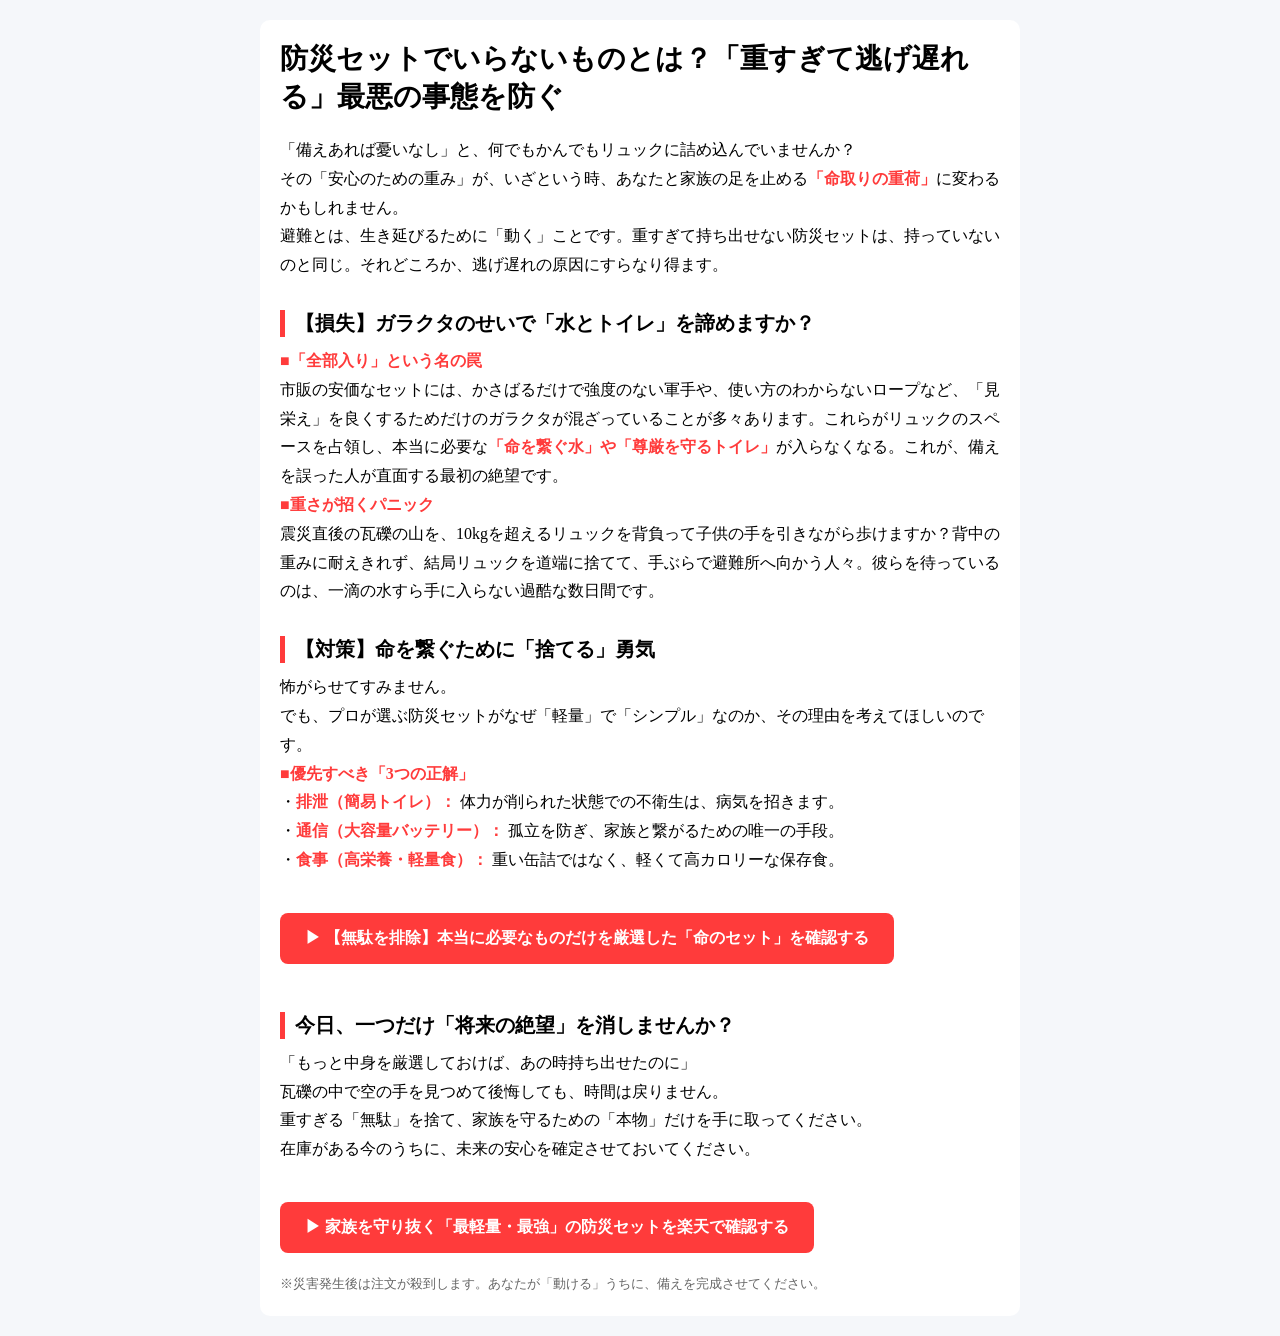
<file: remove.html>
<!DOCTYPE html>
<html lang="ja">
<head>
  <meta charset="UTF-8">
  <title>防災セットでいらないものとは？無駄を減らす選び方</title>
  <link rel="stylesheet" href="reset.css">
  <link rel="stylesheet" href="article.css">
</head>
<body>
  <main>
    <article>

      <h1>防災セットでいらないものとは？「重すぎて逃げ遅れる」最悪の事態を防ぐ</h1>

      <!-- STEP1：不安 -->
      <p>「備えあれば憂いなし」と、何でもかんでもリュックに詰め込んでいませんか？<br>
      その「安心のための重み」が、いざという時、あなたと家族の足を止める<strong>「命取りの重荷」</strong>に変わるかもしれません。</p>
      
      <p>避難とは、生き延びるために「動く」ことです。重すぎて持ち出せない防災セットは、持っていないのと同じ。それどころか、逃げ遅れの原因にすらなり得ます。</p>

      <!-- STEP2：損失 -->
      <h2>【損失】ガラクタのせいで「水とトイレ」を諦めますか？</h2>
      
      <p><strong>■「全部入り」という名の罠</strong><br>
      市販の安価なセットには、かさばるだけで強度のない軍手や、使い方のわからないロープなど、「見栄え」を良くするためだけのガラクタが混ざっていることが多々あります。これらがリュックのスペースを占領し、本当に必要な<strong>「命を繋ぐ水」や「尊厳を守るトイレ」</strong>が入らなくなる。これが、備えを誤った人が直面する最初の絶望です。</p>

      <p><strong>■重さが招くパニック</strong><br>
      震災直後の瓦礫の山を、10kgを超えるリュックを背負って子供の手を引きながら歩けますか？背中の重みに耐えきれず、結局リュックを道端に捨てて、手ぶらで避難所へ向かう人々。彼らを待っているのは、一滴の水すら手に入らない過酷な数日間です。</p>

      <!-- STEP3：対策 -->
      <h2>【対策】命を繋ぐために「捨てる」勇気</h2>
      
      <p>怖がらせてすみません。<br>
      でも、プロが選ぶ防災セットがなぜ「軽量」で「シンプル」なのか、その理由を考えてほしいのです。</p>
      
      <p><strong>■優先すべき「3つの正解」</strong><br>
      ・<strong>排泄（簡易トイレ）：</strong> 体力が削られた状態での不衛生は、病気を招きます。<br>
      ・<strong>通信（大容量バッテリー）：</strong> 孤立を防ぎ、家族と繋がるための唯一の手段。<br>
      ・<strong>食事（高栄養・軽量食）：</strong> 重い缶詰ではなく、軽くて高カロリーな保存食。</p>

      <br>
      <a href="URL">▶ 【無駄を排除】本当に必要なものだけを厳選した「命のセット」を確認する</a>
      <br>
      <br>

      <!-- STEP4：安心 -->
      <h2>今日、一つだけ「将来の絶望」を消しませんか？</h2>
      
      <p>「もっと中身を厳選しておけば、あの時持ち出せたのに」<br>
      瓦礫の中で空の手を見つめて後悔しても、時間は戻りません。</p>

      <p>重すぎる「無駄」を捨て、家族を守るための「本物」だけを手に取ってください。<br>
      在庫がある今のうちに、未来の安心を確定させておいてください。</p>
      
      <br>
      <a href="URL">▶ 家族を守り抜く「最軽量・最強」の防災セットを楽天で確認する</a>
      <br>

      <p style="font-size: 0.8em; color: #666; margin-top: 20px;">※災害発生後は注文が殺到します。あなたが「動ける」うちに、備えを完成させてください。</p>

    </article>
  </main>
</body>
</html>
</file>
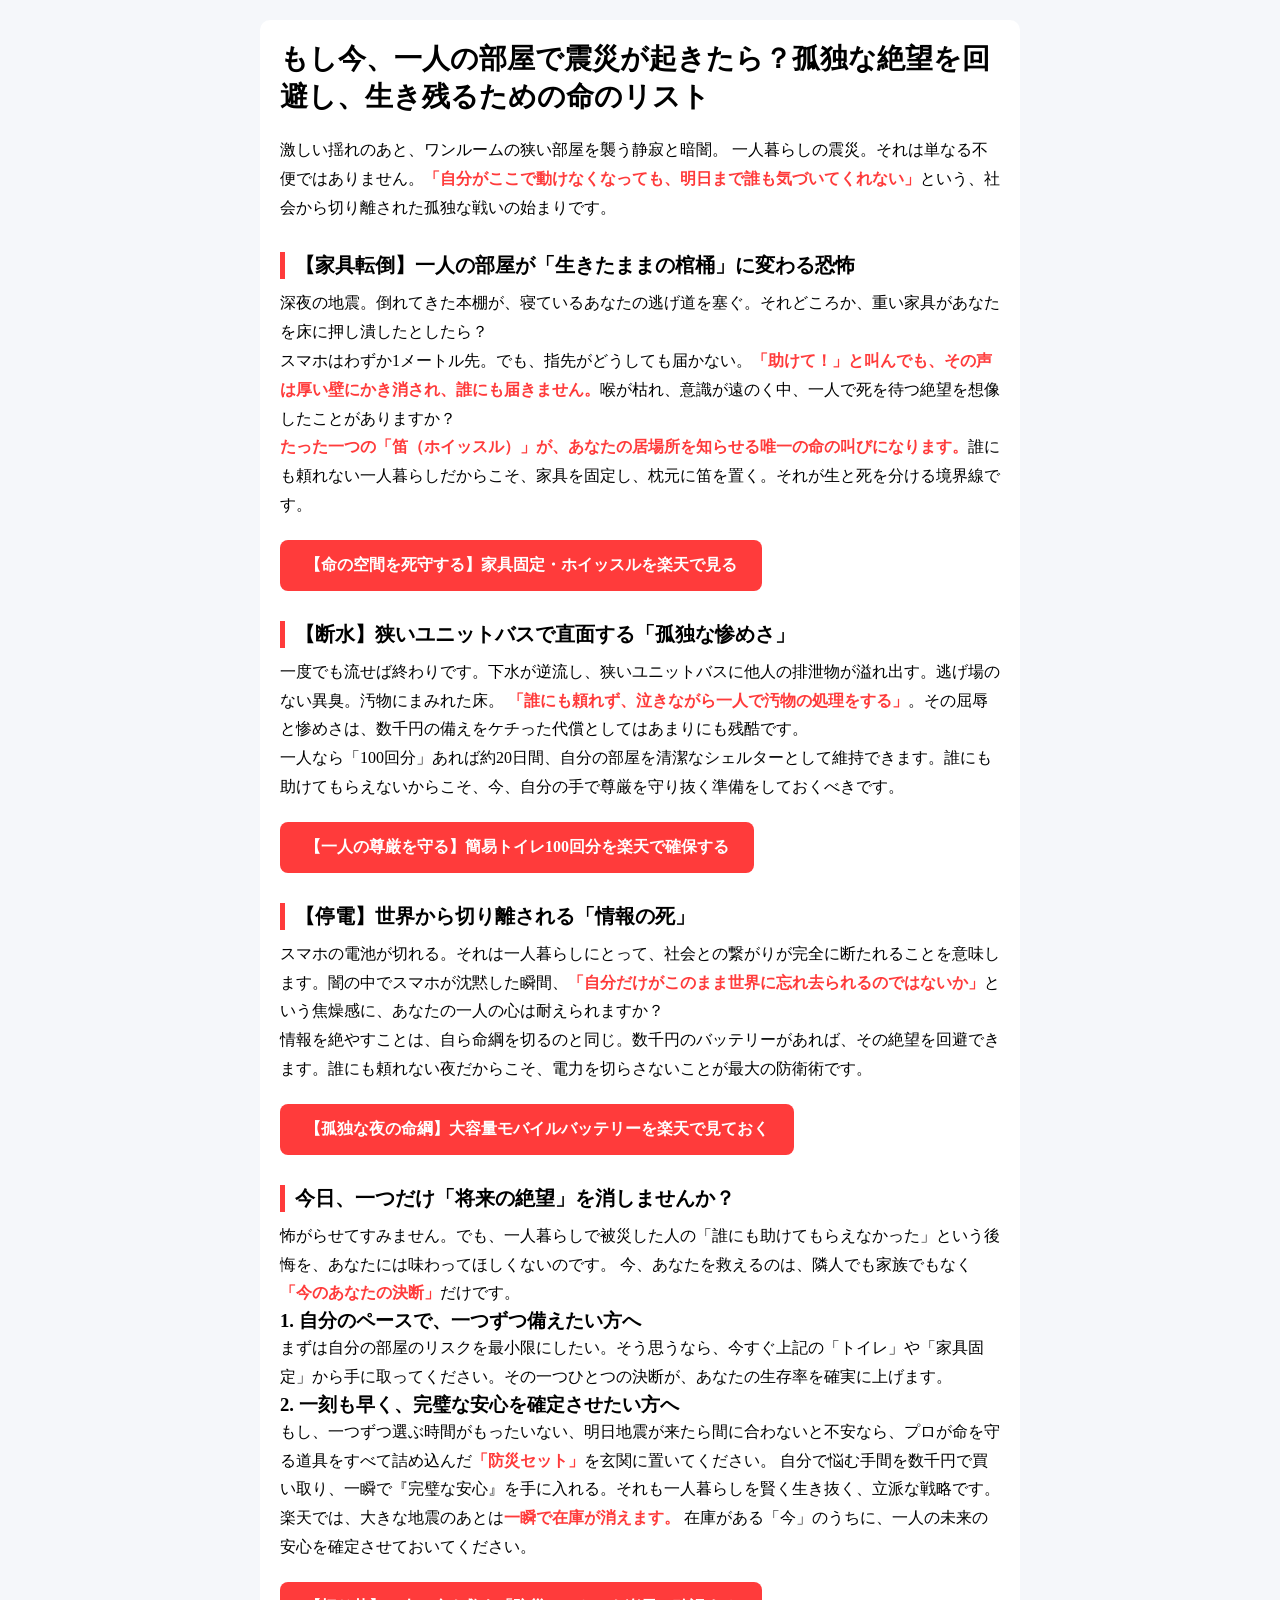
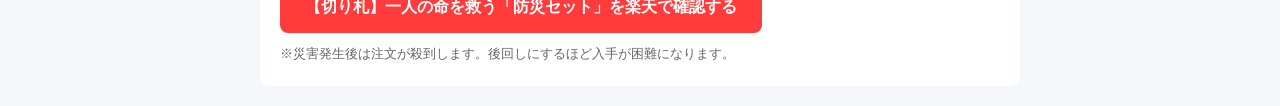
<file: single.html>
<!DOCTYPE html>
<html lang="ja">
<head>
  <meta charset="UTF-8">
  <title>一人暮らしの震災生存戦略｜「誰にも気づかれず詰む」絶望を回避する命のリスト</title>
  <link rel="stylesheet" href="reset.css">
  <link rel="stylesheet" href="article.css">
</head>
<body>
  <main>
    <article>
      <h1>もし今、一人の部屋で震災が起きたら？孤独な絶望を回避し、生き残るための命のリスト</h1>

      <p>激しい揺れのあと、ワンルームの狭い部屋を襲う静寂と暗闇。
      一人暮らしの震災。それは単なる不便ではありません。<strong>「自分がここで動けなくなっても、明日まで誰も気づいてくれない」</strong>という、社会から切り離された孤独な戦いの始まりです。</p>

      <h2>【家具転倒】一人の部屋が「生きたままの棺桶」に変わる恐怖</h2>
      <section class="despair-furniture">
        <p>深夜の地震。倒れてきた本棚が、寝ているあなたの逃げ道を塞ぐ。それどころか、重い家具があなたを床に押し潰したとしたら？</p>
        <p>スマホはわずか1メートル先。でも、指先がどうしても届かない。<strong>「助けて！」と叫んでも、その声は厚い壁にかき消され、誰にも届きません。</strong>喉が枯れ、意識が遠のく中、一人で死を待つ絶望を想像したことがありますか？</p>
        <p><strong>たった一つの「笛（ホイッスル）」が、あなたの居場所を知らせる唯一の命の叫びになります。</strong>誰にも頼れない一人暮らしだからこそ、家具を固定し、枕元に笛を置く。それが生と死を分ける境界線です。</p>
        <a href="https://rpx.a8.net/svt/ejp?a8mat=4B1KXR+6UHH82+2HOM+6C1VM&rakuten=y&a8ejpredirect=http%3A%2F%2Fhb.afl.rakuten.co.jp%2Fhgc%2F0ea62065.34400275.0ea62066.204f04c0%2Fa26041402083_4B1KXR_6UHH82_2HOM_6C1VM%3Fpc%3Dhttp%253A%252F%252Fwww.rakuten.co.jp%252F%26m%3Dhttp%253A%252F%252Fm.rakuten.co.jp%252F" class="btn-red">【命の空間を死守する】家具固定・ホイッスルを楽天で見る</a>
      </section>

      <h2>【断水】狭いユニットバスで直面する「孤独な惨めさ」</h2>
      <section class="despair-toilet">
        <p>一度でも流せば終わりです。下水が逆流し、狭いユニットバスに他人の排泄物が溢れ出す。逃げ場のない異臭。汚物にまみれた床。
        <strong>「誰にも頼れず、泣きながら一人で汚物の処理をする」</strong>。その屈辱と惨めさは、数千円の備えをケチった代償としてはあまりにも残酷です。</p>
        <p>一人なら「100回分」あれば約20日間、自分の部屋を清潔なシェルターとして維持できます。誰にも助けてもらえないからこそ、今、自分の手で尊厳を守り抜く準備をしておくべきです。</p>
        <a href="https://rpx.a8.net/svt/ejp?a8mat=4B1KXR+6UHH82+2HOM+6C1VM&rakuten=y&a8ejpredirect=http%3A%2F%2Fhb.afl.rakuten.co.jp%2Fhgc%2F0ea62065.34400275.0ea62066.204f04c0%2Fa26041402083_4B1KXR_6UHH82_2HOM_6C1VM%3Fpc%3Dhttp%253A%252F%252Fwww.rakuten.co.jp%252F%26m%3Dhttp%253A%252F%252Fm.rakuten.co.jp%252F" class="btn-red">【一人の尊厳を守る】簡易トイレ100回分を楽天で確保する</a>
      </section>

      <h2>【停電】世界から切り離される「情報の死」</h2>
      <section class="despair-mobile">
        <p>スマホの電池が切れる。それは一人暮らしにとって、社会との繋がりが完全に断たれることを意味します。闇の中でスマホが沈黙した瞬間、<strong>「自分だけがこのまま世界に忘れ去られるのではないか」</strong>という焦燥感に、あなたの一人の心は耐えられますか？</p>
        <p>情報を絶やすことは、自ら命綱を切るのと同じ。数千円のバッテリーがあれば、その絶望を回避できます。誰にも頼れない夜だからこそ、電力を切らさないことが最大の防衛術です。</p>
        <a href="https://rpx.a8.net/svt/ejp?a8mat=4B1KXR+6UHH82+2HOM+6C1VM&rakuten=y&a8ejpredirect=http%3A%2F%2Fhb.afl.rakuten.co.jp%2Fhgc%2F0ea62065.34400275.0ea62066.204f04c0%2Fa26041402083_4B1KXR_6UHH82_2HOM_6C1VM%3Fpc%3Dhttp%253A%252F%252Fwww.rakuten.co.jp%252F%26m%3Dhttp%253A%252F%252Fm.rakuten.co.jp%252F" class="btn-red">【孤独な夜の命綱】大容量モバイルバッテリーを楽天で見ておく</a>
      </section>

      <h2>今日、一つだけ「将来の絶望」を消しませんか？</h2>
      <section class="relief">
        <p>怖がらせてすみません。でも、一人暮らしで被災した人の「誰にも助けてもらえなかった」という後悔を、あなたには味わってほしくないのです。
        今、あなたを救えるのは、隣人でも家族でもなく<strong>「今のあなたの決断」</strong>だけです。</p>

        <h3>1. 自分のペースで、一つずつ備えたい方へ</h3>
        <p>まずは自分の部屋のリスクを最小限にしたい。そう思うなら、今すぐ上記の「トイレ」や「家具固定」から手に取ってください。その一つひとつの決断が、あなたの生存率を確実に上げます。</p>

        <h3>2. 一刻も早く、完璧な安心を確定させたい方へ</h3>
        <p>もし、一つずつ選ぶ時間がもったいない、明日地震が来たら間に合わないと不安なら、プロが命を守る道具をすべて詰め込んだ<strong>「防災セット」</strong>を玄関に置いてください。
        自分で悩む手間を数千円で買い取り、一瞬で『完璧な安心』を手に入れる。それも一人暮らしを賢く生き抜く、立派な戦略です。</p>
        
        <p>楽天では、大きな地震のあとは<strong>一瞬で在庫が消えます。</strong> 在庫がある「今」のうちに、一人の未来の安心を確定させておいてください。</p>

        <a href="https://rpx.a8.net/svt/ejp?a8mat=4B1KXR+6UHH82+2HOM+6C1VM&rakuten=y&a8ejpredirect=http%3A%2F%2Fhb.afl.rakuten.co.jp%2Fhgc%2F0ea62065.34400275.0ea62066.204f04c0%2Fa26041402083_4B1KXR_6UHH82_2HOM_6C1VM%3Fpc%3Dhttp%253A%252F%252Fwww.rakuten.co.jp%252F%26m%3Dhttp%253A%252F%252Fm.rakuten.co.jp%252F" class="btn-red">【切り札】一人の命を救う「防災セット」を楽天で確認する</a>
        <p style="font-size: 0.8em; color: #666; margin-top: 10px;">※災害発生後は注文が殺到します。後回しにするほど入手が困難になります。</p>
      </section>
    </article>
  </main>
</body>
</html>
</file>
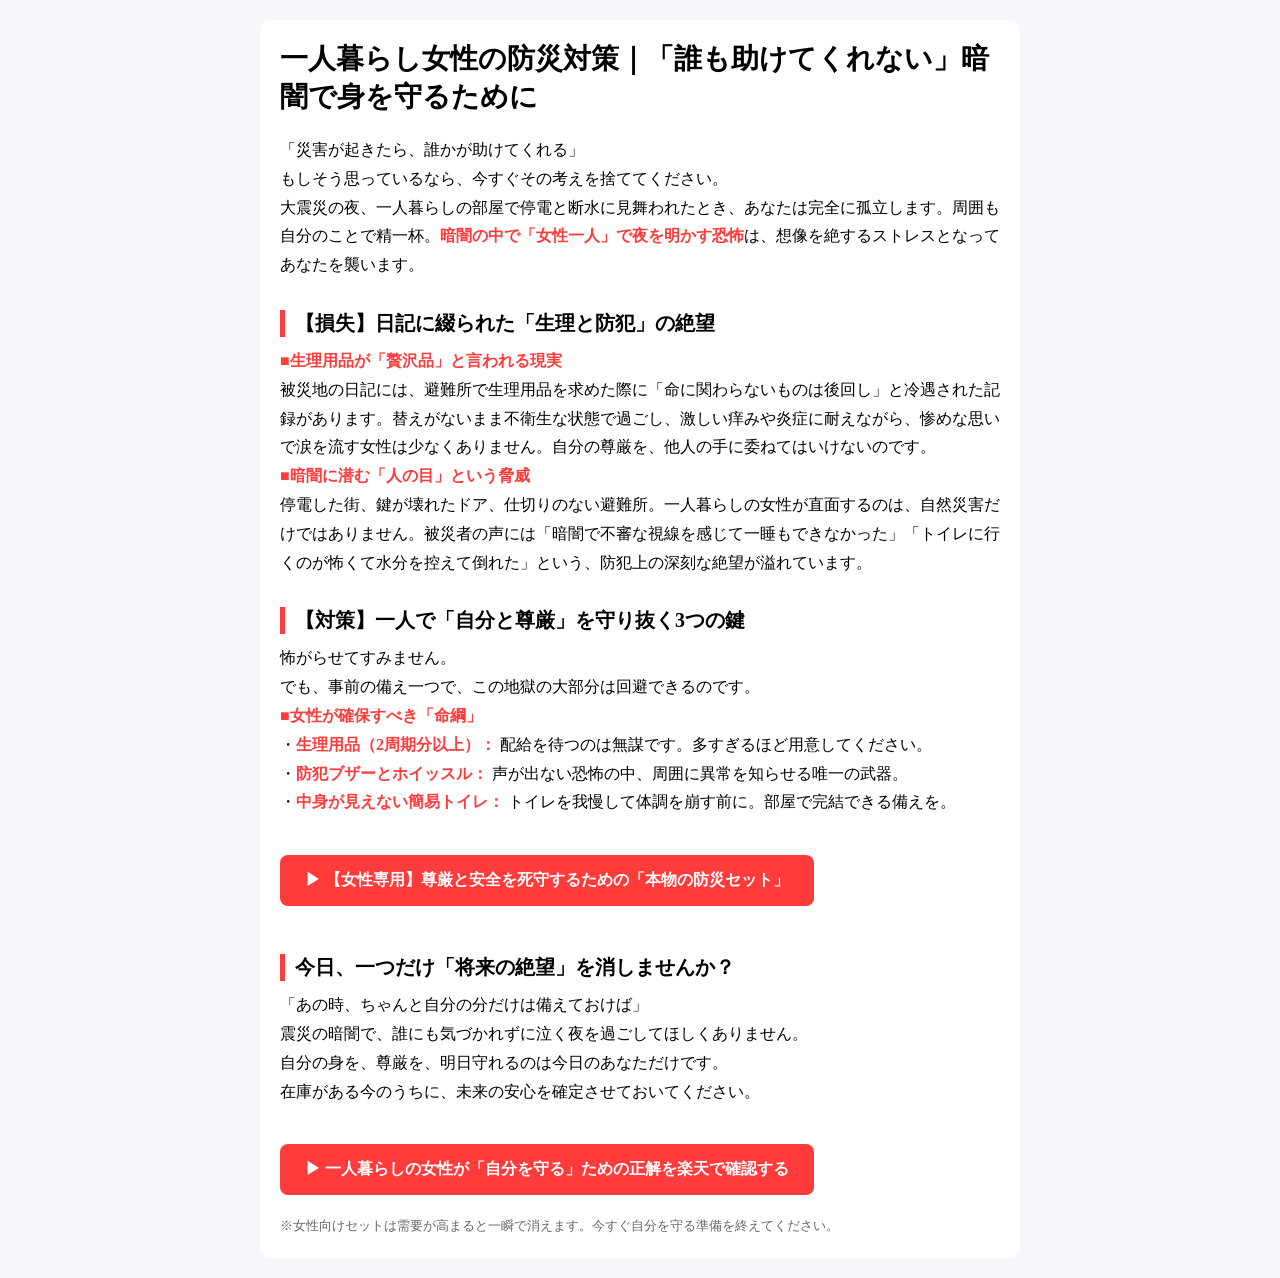
<file: woman.html>
<!DOCTYPE html>
<html lang="ja">
<head>
  <meta charset="UTF-8">
  <title>一人暮らし女性の防災対策｜最低限やるべき備え</title>
  <link rel="stylesheet" href="reset.css">
  <link rel="stylesheet" href="article.css">
</head>
<body>
  <main>
    <article>

      <h1>一人暮らし女性の防災対策｜「誰も助けてくれない」暗闇で身を守るために</h1>

      <!-- STEP1：不安 -->
      <p>「災害が起きたら、誰かが助けてくれる」<br>
      もしそう思っているなら、今すぐその考えを捨ててください。</p>
      
      <p>大震災の夜、一人暮らしの部屋で停電と断水に見舞われたとき、あなたは完全に孤立します。周囲も自分のことで精一杯。<strong>暗闇の中で「女性一人」で夜を明かす恐怖</strong>は、想像を絶するストレスとなってあなたを襲います。</p>

      <!-- STEP2：損失 -->
      <h2>【損失】日記に綴られた「生理と防犯」の絶望</h2>
      
      <p><strong>■生理用品が「贅沢品」と言われる現実</strong><br>
      被災地の日記には、避難所で生理用品を求めた際に「命に関わらないものは後回し」と冷遇された記録があります。替えがないまま不衛生な状態で過ごし、激しい痒みや炎症に耐えながら、惨めな思いで涙を流す女性は少なくありません。自分の尊厳を、他人の手に委ねてはいけないのです。</p>

      <p><strong>■暗闇に潜む「人の目」という脅威</strong><br>
      停電した街、鍵が壊れたドア、仕切りのない避難所。一人暮らしの女性が直面するのは、自然災害だけではありません。被災者の声には「暗闇で不審な視線を感じて一睡もできなかった」「トイレに行くのが怖くて水分を控えて倒れた」という、防犯上の深刻な絶望が溢れています。</p>

      <!-- STEP3：対策 -->
      <h2>【対策】一人で「自分と尊厳」を守り抜く3つの鍵</h2>
      
      <p>怖がらせてすみません。<br>
      でも、事前の備え一つで、この地獄の大部分は回避できるのです。</p>
      
      <p><strong>■女性が確保すべき「命綱」</strong><br>
      ・<strong>生理用品（2周期分以上）：</strong> 配給を待つのは無謀です。多すぎるほど用意してください。<br>
      ・<strong>防犯ブザーとホイッスル：</strong> 声が出ない恐怖の中、周囲に異常を知らせる唯一の武器。<br>
      ・<strong>中身が見えない簡易トイレ：</strong> トイレを我慢して体調を崩す前に。部屋で完結できる備えを。</p>

      <br>
      <a href="URL">▶ 【女性専用】尊厳と安全を死守するための「本物の防災セット」</a>
      <br>
      <br>

      <!-- STEP4：安心 -->
      <h2>今日、一つだけ「将来の絶望」を消しませんか？</h2>
      
      <p>「あの時、ちゃんと自分の分だけは備えておけば」<br>
      震災の暗闇で、誰にも気づかれずに泣く夜を過ごしてほしくありません。</p>

      <p>自分の身を、尊厳を、明日守れるのは今日のあなただけです。<br>
      在庫がある今のうちに、未来の安心を確定させておいてください。</p>
      
      <br>
      <a href="URL">▶ 一人暮らしの女性が「自分を守る」ための正解を楽天で確認する</a>
      <br>

      <p style="font-size: 0.8em; color: #666; margin-top: 20px;">※女性向けセットは需要が高まると一瞬で消えます。今すぐ自分を守る準備を終えてください。</p>

    </article>
  </main>
</body>
</html>
</file>
<file: style.css>
/* 今すぐ防災セットを確認するボタンデザイン */
body {
	background: #f5f7fa;	
}

a {
	display: inline-block;
	background: #ff3b3b;
	color: white;
	padding: 15px 25px;
	text-decoration: none;
	border-radius: 8px;
	font-weight: bold;
	margin-top: 20px;
}

/* マウスを上に乗せると変化 */
a:hover {
	opacity: 0.8;
}

/* mainのブロックサイズ調整 */
main {
	max-width: 800px;
	margin: 0 auto;
	padding: 20px;
}

h1 {
	font-size: 28px;
	margin-bottom: 20px;
}

h2 {
	font-size: 20px;
	margin-top: 30px;
	margin-bottom: 10px;
	border-left: 5px solid #ff3b3b;
	padding-left: 10px;
}

p {
	line-height: 1.8;
}

article {
	background: white;
	padding: 20px;
	border-radius: 10px;
}
</file>
<file: article.css>
/* 今すぐ防災セットを確認するボタンデザイン */
body {
	background: #f5f7fa;	
}

a {
	display: inline-block;
	background: #ff3b3b;
	color: white;
	padding: 15px 25px;
	text-decoration: none;
	border-radius: 8px;
	font-weight: bold;
	margin-top: 20px;
}

/* マウスを上に乗せると変化 */
a:hover {
	opacity: 0.8;
}

/* mainのブロックサイズ調整 */
main {
	max-width: 800px;
	margin: 0 auto;
	padding: 20px;
}

h1 {
	font-size: 28px;
	margin-bottom: 20px;
}

h2 {
	font-size: 20px;
	margin-top: 30px;
	margin-bottom: 10px;
	border-left: 5px solid #ff3b3b;
	padding-left: 10px;
}

p {
	line-height: 1.8;
}

article {
	background: white;
	padding: 20px;
	border-radius: 10px;
}

ul {
	list-style: none;
	padding-bottom: 10px;
	padding-left: 0;
}

li {
	margin-bottom: 10px;
	color: #333; /* 文字は読みやすく */
}

/* 損失リストなどの強調を一段上げるなら */
strong {
	color: #ff3b3b;
}
</file>
